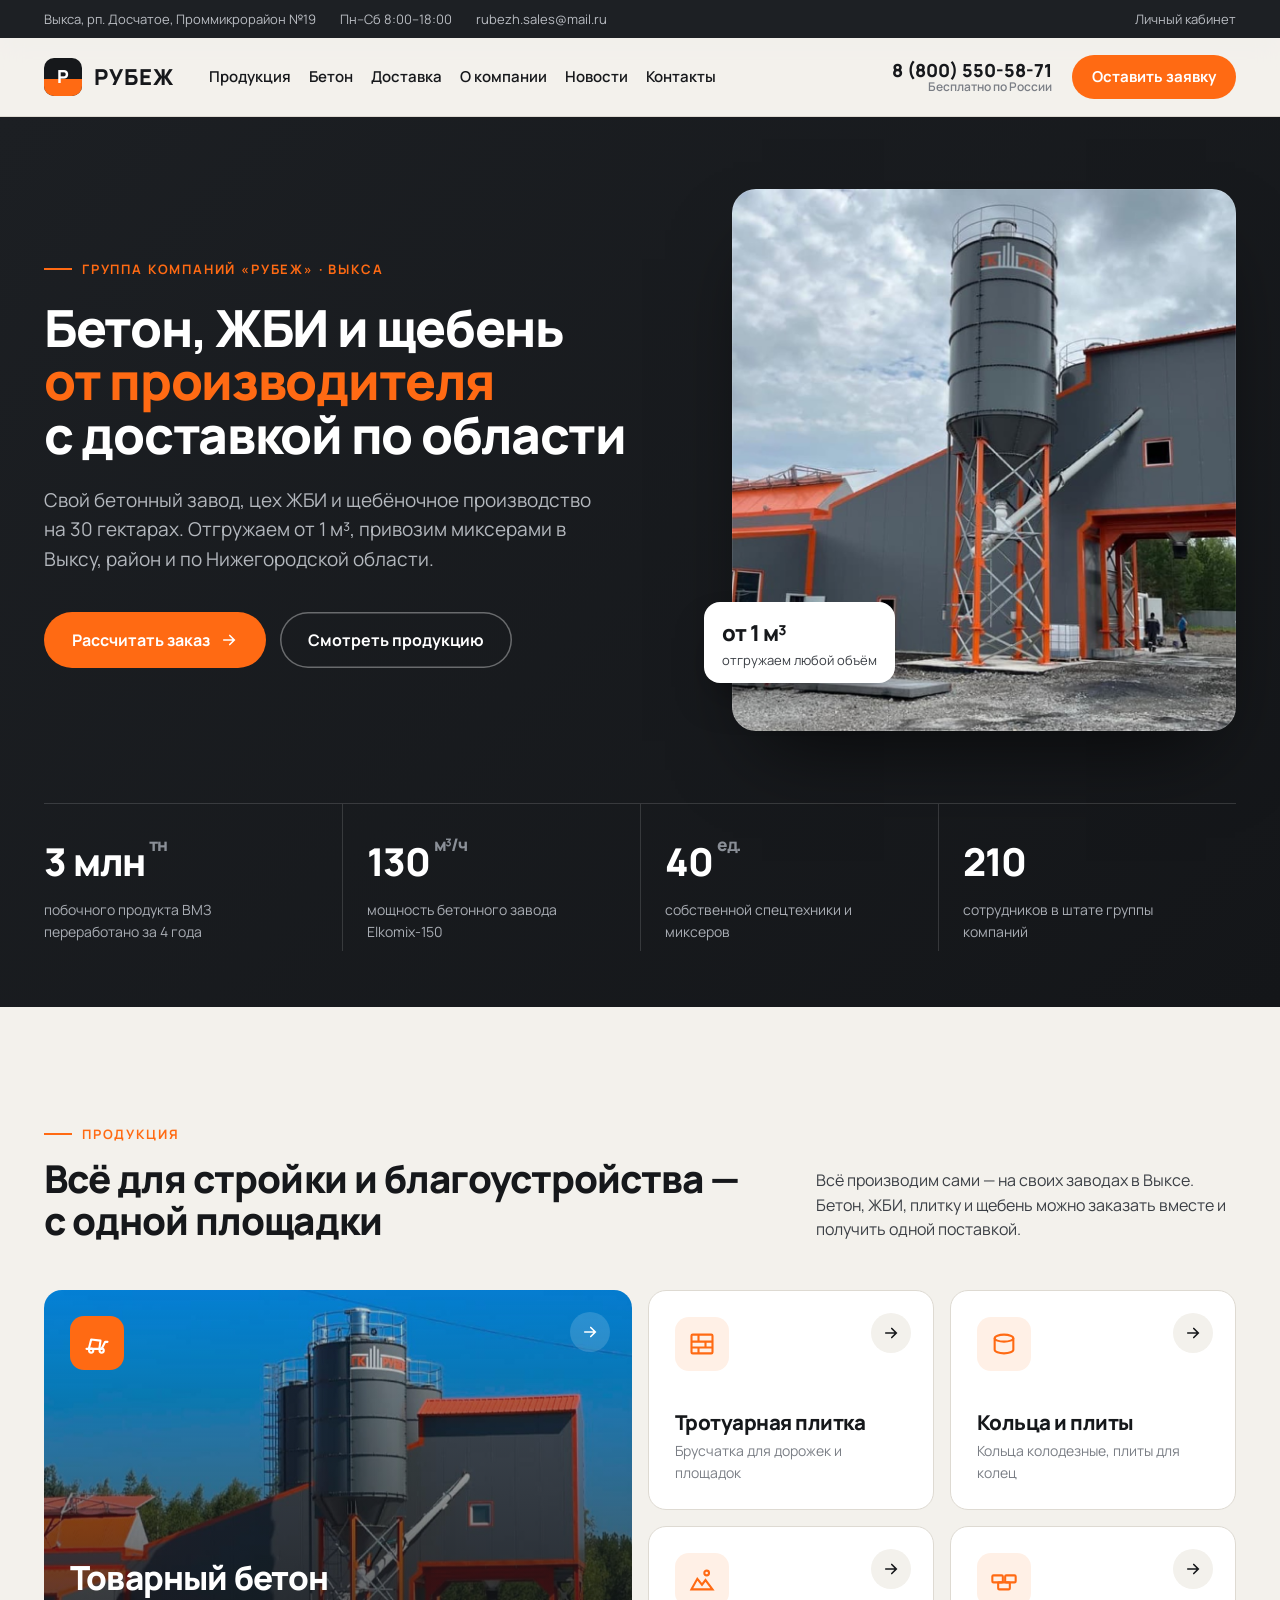
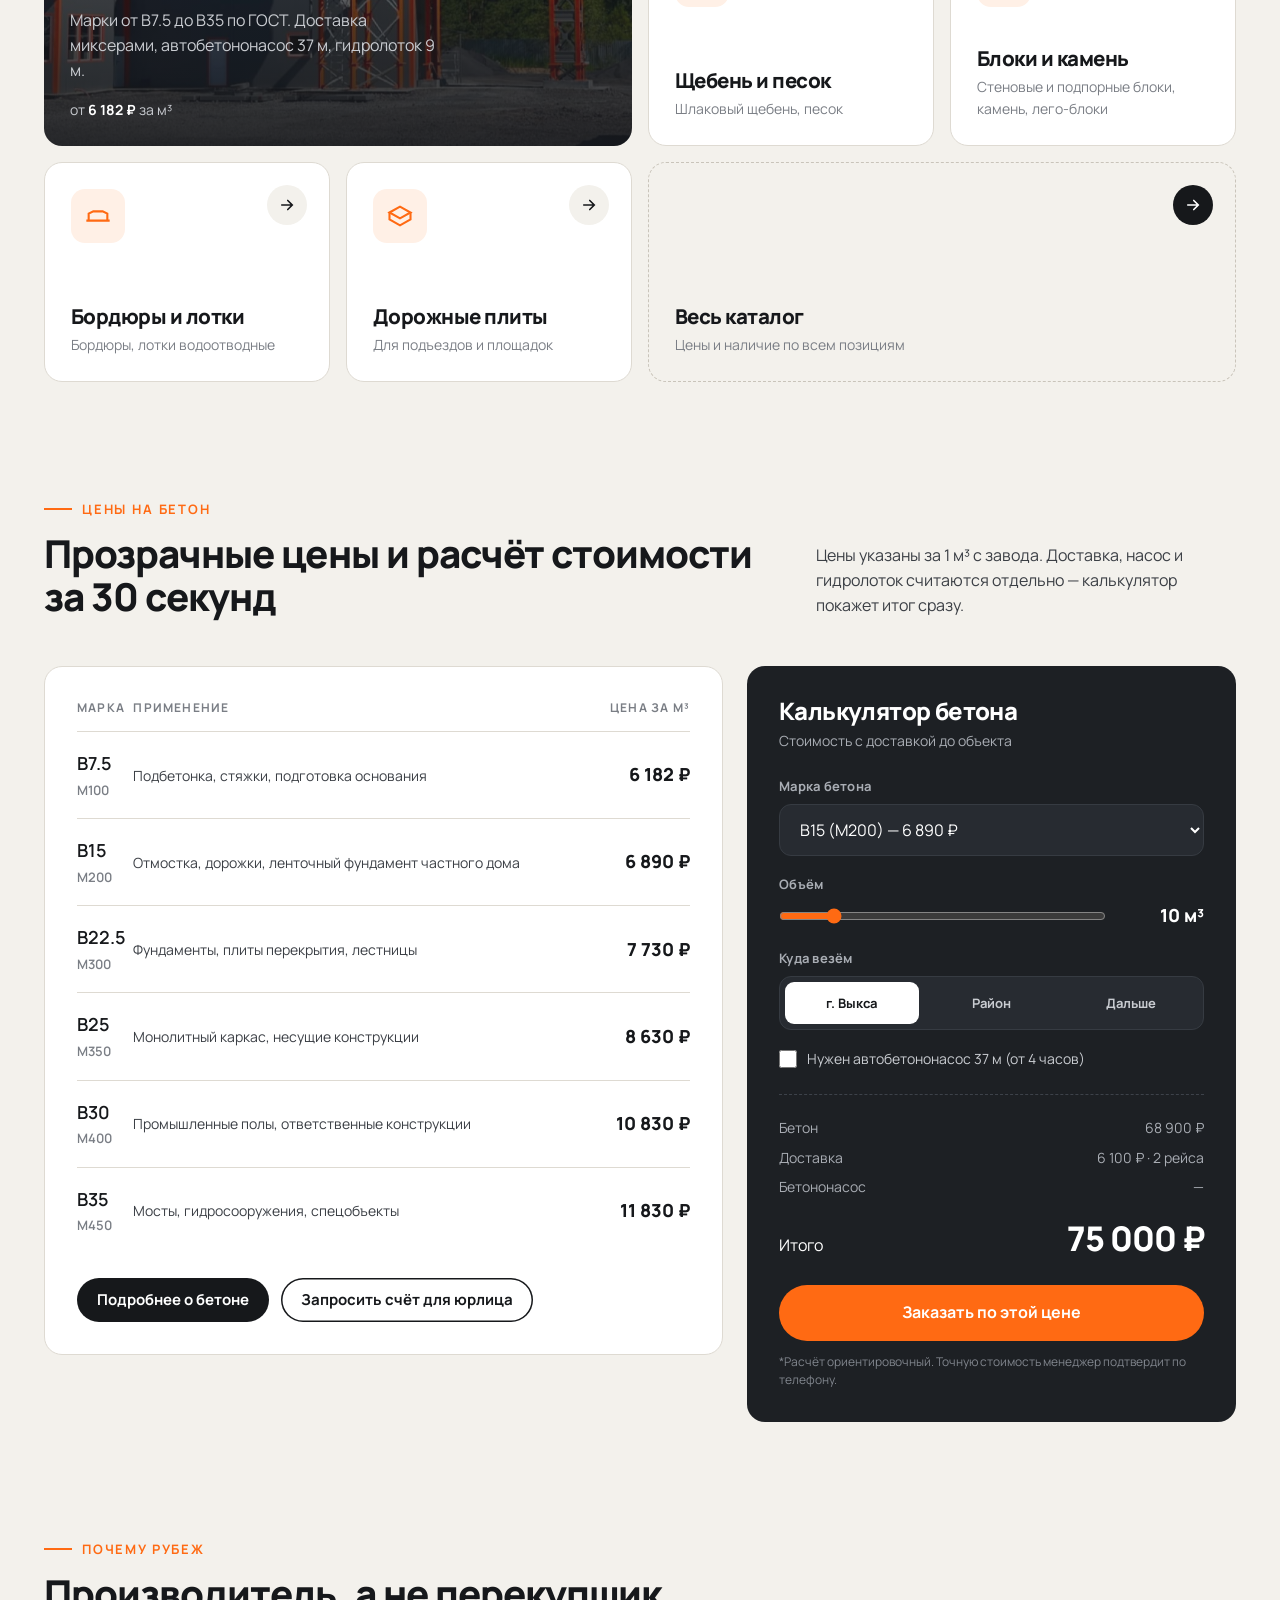
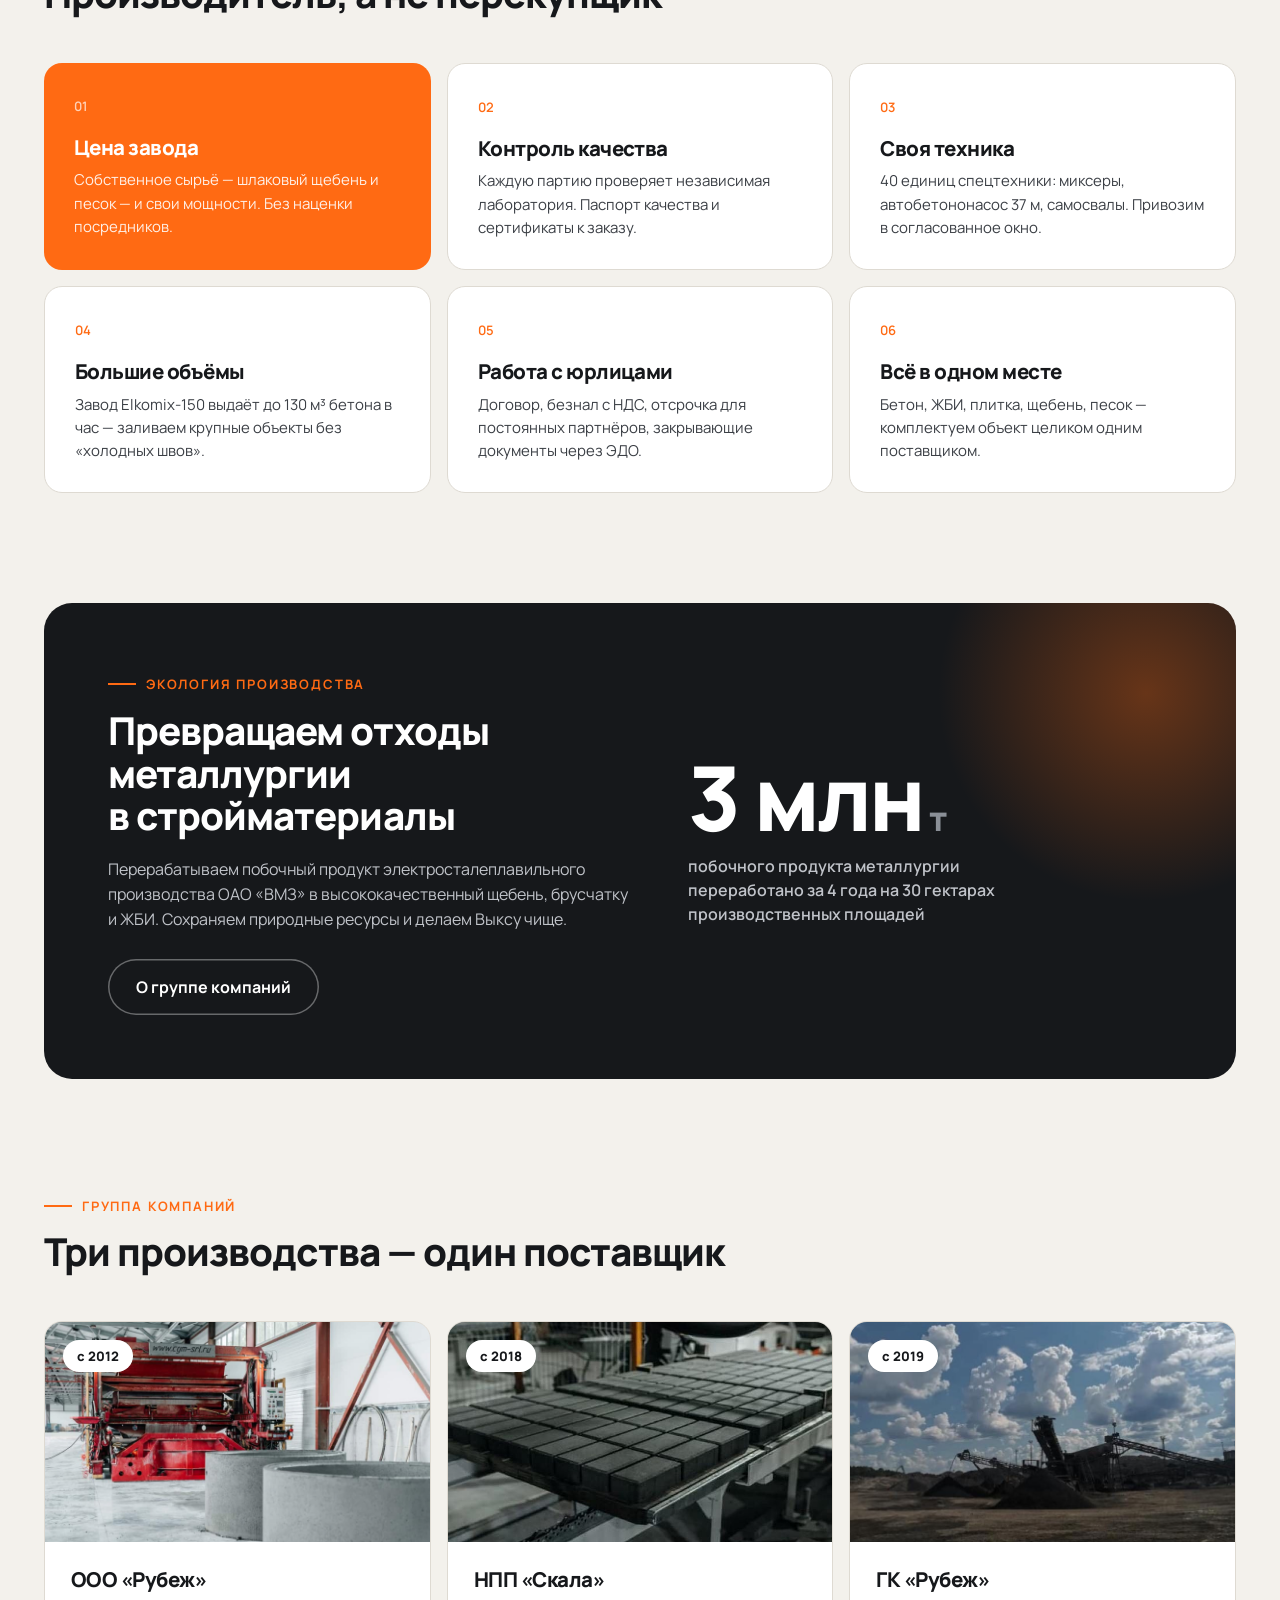
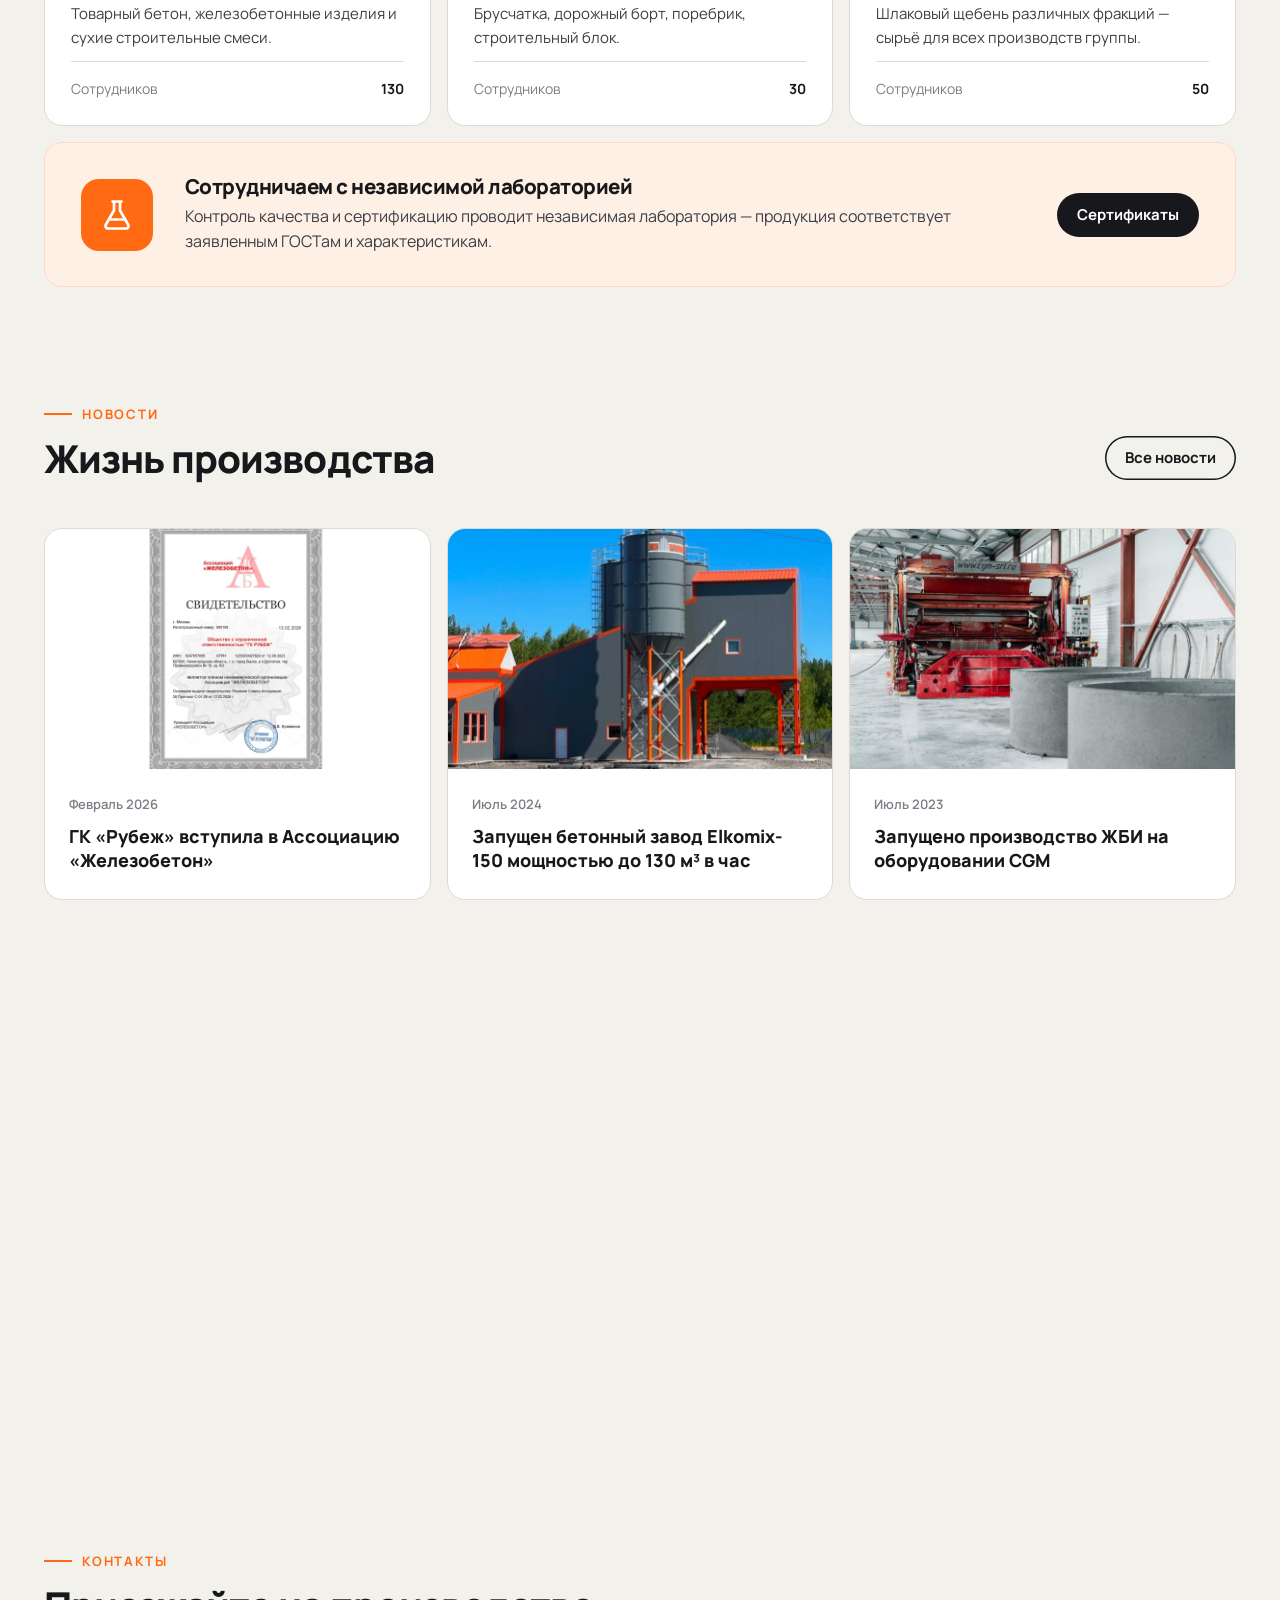
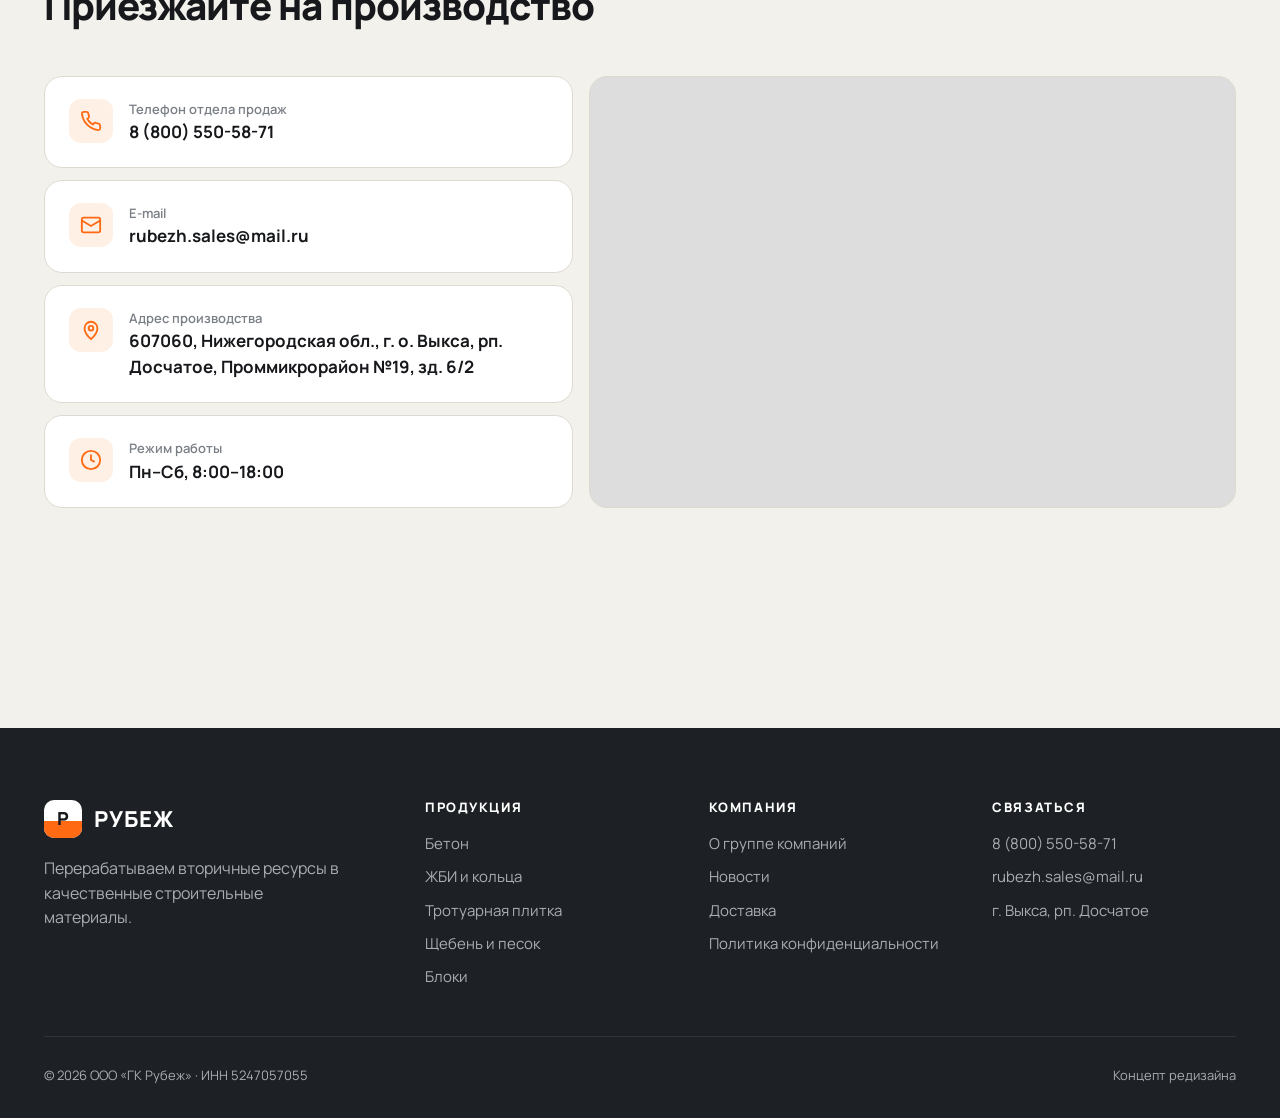
<file: index.html>
<!doctype html>
<html lang="ru">
<head>
<meta charset="utf-8">
<meta name="viewport" content="width=device-width, initial-scale=1">
<title>ГК «Рубеж» — бетон, ЖБИ и нерудные материалы от производителя в Выксе</title>
<meta name="description" content="Собственное производство бетона, ЖБИ, тротуарной плитки, щебня и песка в Выксе. Доставка миксерами по Выксе, району и Нижегородской области. Звоните: 8 (800) 550-58-71">
<link rel="preconnect" href="https://fonts.googleapis.com">
<link rel="preconnect" href="https://fonts.gstatic.com" crossorigin>
<link href="https://fonts.googleapis.com/css2?family=Manrope:wght@400;500;600;700;800&display=swap" rel="stylesheet">
<style>
/* ====== РУБЕЖ — редизайн, макет ====== */
:root{
  --bg:#f3f1ec;
  --paper:#ffffff;
  --ink:#16181b;
  --ink-2:#3b3f45;
  --muted:#7a7e85;
  --line:#dedad2;
  --graphite:#1d2024;
  --graphite-2:#272b31;
  --accent:#ff6a13;
  --accent-dark:#e45700;
  --accent-soft:#fff0e6;
  --green:#2f7d4f;
  --radius:18px;
  --radius-sm:10px;
  --shadow:0 18px 50px -24px rgba(22,24,27,.35);
  --container:1240px;
  --head:"Unbounded",system-ui,sans-serif;
  --body:"Manrope",system-ui,sans-serif;
}
*{box-sizing:border-box;margin:0;padding:0}
html{scroll-behavior:smooth}
body{font-family:var(--body);background:var(--bg);color:var(--ink);font-size:16px;line-height:1.55;-webkit-font-smoothing:antialiased}
img{max-width:100%;display:block}
a{color:inherit;text-decoration:none}
button,input,select,textarea{font:inherit;color:inherit}
.container{max-width:var(--container);margin:0 auto;padding:0 24px}
h1,h2,h3,h4{font-family:var(--head);font-weight:600;line-height:1.1;letter-spacing:-.02em}
h1{font-size:clamp(30px,4.6vw,60px)}
h2{font-size:clamp(24px,3vw,40px)}
h3{font-size:clamp(18px,1.6vw,22px)}
.eyebrow{display:inline-flex;align-items:center;gap:10px;font-size:13px;font-weight:700;letter-spacing:.14em;text-transform:uppercase;color:var(--accent)}
.eyebrow::before{content:"";width:28px;height:2px;background:currentColor}
.section{padding:110px 0}
.section-head{display:flex;justify-content:space-between;align-items:flex-end;gap:32px;margin-bottom:48px;flex-wrap:wrap}
.section-head h2{max-width:720px;margin-top:14px}
.section-head p{max-width:420px;color:var(--ink-2)}
.muted{color:var(--muted)}

/* Buttons */
.btn{display:inline-flex;align-items:center;justify-content:center;gap:10px;height:56px;padding:0 28px;border-radius:999px;border:0;cursor:pointer;font-weight:700;font-size:16px;transition:.2s ease;white-space:nowrap}
.btn-accent{background:var(--accent);color:#fff}
.btn-accent:hover{background:var(--accent-dark);transform:translateY(-1px)}
.btn-ghost{background:transparent;color:#fff;box-shadow:inset 0 0 0 1.5px rgba(255,255,255,.35)}
.btn-ghost:hover{box-shadow:inset 0 0 0 1.5px #fff}
.btn-dark{background:var(--ink);color:#fff}
.btn-dark:hover{background:#000}
.btn-line{background:transparent;box-shadow:inset 0 0 0 1.5px var(--ink);color:var(--ink)}
.btn-line:hover{background:var(--ink);color:#fff}
.btn-sm{height:44px;padding:0 20px;font-size:15px}
.arrow{width:18px;height:18px}

/* Topbar + header */
.topbar{background:var(--graphite);color:#b9bcc2;font-size:13px}
.topbar .container{display:flex;justify-content:space-between;gap:16px;height:38px;align-items:center}
.topbar a:hover{color:#fff}
.topbar .tb-left{display:flex;gap:24px}
.header{position:sticky;top:0;z-index:50;background:rgba(243,241,236,.88);backdrop-filter:blur(14px);border-bottom:1px solid var(--line)}
.header .container{display:flex;align-items:center;gap:32px;height:78px}
.logo{display:flex;align-items:center;gap:12px;font-family:var(--head);font-weight:700;font-size:22px;letter-spacing:.04em}
.logo-mark{width:38px;height:38px;border-radius:10px;background:var(--ink);display:grid;place-items:center;position:relative;overflow:hidden}
.logo-mark::before{content:"";position:absolute;inset:auto 0 0 0;height:45%;background:var(--accent)}
.logo-mark span{position:relative;color:#fff;font-size:18px}
.logo small{display:block;font-family:var(--body);font-weight:600;font-size:11px;letter-spacing:.08em;color:var(--muted);text-transform:uppercase;margin-top:2px}
.nav{display:flex;gap:28px;margin-left:12px}
.nav a{font-weight:600;font-size:15px;position:relative;padding:6px 0}
.nav a::after{content:"";position:absolute;left:0;right:100%;bottom:0;height:2px;background:var(--accent);transition:.25s}
.nav a:hover::after,.nav a.active::after{right:0}
.header-right{margin-left:auto;display:flex;align-items:center;gap:20px}
.phone{font-weight:800;font-size:18px;line-height:1.1;text-align:right}
.phone small{display:block;font-weight:600;font-size:12px;color:var(--muted)}
.burger{display:none;width:46px;height:46px;border-radius:12px;border:1px solid var(--line);background:var(--paper);cursor:pointer;place-items:center}
.burger span,.burger span::before,.burger span::after{display:block;width:20px;height:2px;background:var(--ink);position:relative;transition:.2s}
.burger span::before,.burger span::after{content:"";position:absolute;left:0}
.burger span::before{top:-6px}.burger span::after{top:6px}
.mobile-menu{display:none}

/* Hero (home) */
.hero{position:relative;background:var(--graphite);color:#fff;overflow:hidden}
.hero-bg{position:absolute;inset:0;background:
  linear-gradient(100deg,rgba(17,19,22,.96) 0%,rgba(17,19,22,.82) 42%,rgba(17,19,22,.35) 100%),
  url("assets/img/zapushhen-v-rabotu-betonnyj-zavod-elkomix.jpg") 70% 60%/cover no-repeat,
  linear-gradient(135deg,#2a2e34,#14161a)}
.hero-grid{position:absolute;inset:0;background-image:linear-gradient(rgba(255,255,255,.04) 1px,transparent 1px),linear-gradient(90deg,rgba(255,255,255,.04) 1px,transparent 1px);background-size:64px 64px;mask-image:linear-gradient(90deg,#000 30%,transparent 80%)}
.hero .container{position:relative;padding-top:110px;padding-bottom:56px}
.hero h1{max-width:1000px;margin:22px 0 26px}
.hero h1 em{font-style:normal;color:var(--accent)}
.hero-lead{max-width:560px;font-size:19px;color:#cfd2d7}
.hero-cta{display:flex;gap:14px;margin-top:38px;flex-wrap:wrap}
.hero-tags{display:flex;gap:10px;flex-wrap:wrap;margin-top:34px}
.tag{font-size:13px;font-weight:600;padding:8px 14px;border-radius:999px;background:rgba(255,255,255,.08);border:1px solid rgba(255,255,255,.12)}
.hero-stats{position:relative;margin-top:90px;display:grid;grid-template-columns:repeat(4,1fr);border-top:1px solid rgba(255,255,255,.14)}
.stat{padding:28px 24px 8px 0}
.stat+.stat{padding-left:24px;border-left:1px solid rgba(255,255,255,.14)}
.stat b{display:block;font-family:var(--head);font-size:clamp(26px,3vw,40px);font-weight:600;letter-spacing:-.02em}
.stat b sup{font-size:.45em;color:var(--accent);margin-left:4px;vertical-align:top}
.stat span{display:block;margin-top:8px;color:#a9adb4;font-size:14px;max-width:230px}

/* Category grid */
.cats{display:grid;grid-template-columns:repeat(4,1fr);gap:16px}
.cat{position:relative;background:var(--paper);border-radius:var(--radius);padding:26px;min-height:220px;display:flex;flex-direction:column;justify-content:space-between;border:1px solid var(--line);transition:.25s;overflow:hidden}
.cat:hover{transform:translateY(-4px);box-shadow:var(--shadow);border-color:transparent}
.cat-ico{width:54px;height:54px;border-radius:14px;background:var(--accent-soft);display:grid;place-items:center;color:var(--accent)}
.cat-ico svg{width:28px;height:28px}
.cat h3{margin-top:22px}
.cat .from{font-size:14px;color:var(--muted);margin-top:6px}
.cat .from b{color:var(--ink)}
.cat .go{position:absolute;right:22px;top:22px;width:40px;height:40px;border-radius:50%;display:grid;place-items:center;background:var(--bg);transition:.25s}
.cat:hover .go{background:var(--accent);color:#fff;transform:rotate(-45deg)}
.cat.featured{grid-column:span 2;grid-row:span 2;background:var(--graphite);color:#fff;border:0;min-height:456px;background-image:linear-gradient(180deg,rgba(23,25,29,.15),rgba(23,25,29,.92)),url("assets/img/zapushhen-v-rabotu-betonnyj-zavod-elkomix.jpg");background-size:cover;background-position:center}
.cat.featured h3{font-size:clamp(26px,2.6vw,36px)}
.cat.featured .from{color:#c9ccd1}
.cat.featured .from b{color:#fff}
.cat.featured .go{background:rgba(255,255,255,.15)}
.cat.featured .cat-ico{background:var(--accent);color:#fff}
.cat.featured p{max-width:380px;color:#c9ccd1;margin-top:12px}

/* Price table */
.price-wrap{display:grid;grid-template-columns:1.25fr .9fr;gap:24px;align-items:start}
.card{background:var(--paper);border-radius:var(--radius);border:1px solid var(--line);padding:32px}
.ptable{width:100%;border-collapse:collapse}
.ptable th{text-align:left;font-size:12px;letter-spacing:.1em;text-transform:uppercase;color:var(--muted);font-weight:700;padding:0 0 14px}
.ptable td{padding:18px 0;border-top:1px solid var(--line);vertical-align:middle}
.ptable .grade{font-family:var(--head);font-weight:600;font-size:18px}
.ptable .grade small{display:block;font-family:var(--body);font-size:13px;color:var(--muted);font-weight:600;margin-top:2px}
.ptable .use{color:var(--ink-2);font-size:14px;padding-right:16px}
.ptable .pr{font-weight:800;font-size:18px;white-space:nowrap;text-align:right}
.ptable .pr small{font-weight:600;color:var(--muted);font-size:13px}
.ptable tr:hover td{background:linear-gradient(90deg,transparent,var(--accent-soft) 40%,transparent)}

/* Calculator */
.calc{background:var(--graphite);color:#fff;border-radius:var(--radius);padding:32px;position:sticky;top:100px}
.calc h3{font-size:24px;margin-bottom:6px}
.calc .sub{color:#a9adb4;font-size:14px;margin-bottom:24px}
.field{margin-bottom:18px}
.field label{display:block;font-size:13px;font-weight:700;color:#a9adb4;margin-bottom:8px;letter-spacing:.02em}
.select,.input{width:100%;height:52px;border-radius:12px;background:var(--graphite-2);border:1px solid #363b42;padding:0 16px;color:#fff;outline:none;transition:.2s}
.select:focus,.input:focus{border-color:var(--accent)}
.range-row{display:flex;align-items:center;gap:14px}
.range-row input[type=range]{flex:1;accent-color:var(--accent)}
.range-val{min-width:84px;text-align:right;font-weight:800;font-size:18px}
.seg{display:grid;grid-template-columns:repeat(3,1fr);gap:6px;background:var(--graphite-2);padding:5px;border-radius:12px;border:1px solid #363b42}
.seg button{border:0;background:transparent;color:#c9ccd1;height:42px;border-radius:9px;cursor:pointer;font-weight:700;font-size:13px}
.seg button.on{background:#fff;color:var(--ink)}
.check{display:flex;align-items:center;gap:10px;font-size:14px;color:#c9ccd1;cursor:pointer;margin-top:4px}
.check input{accent-color:var(--accent);width:18px;height:18px}
.calc-total{margin-top:24px;padding-top:22px;border-top:1px dashed #3d424a}
.calc-total .row{display:flex;justify-content:space-between;font-size:14px;color:#a9adb4;margin-bottom:8px}
.calc-total .sum{display:flex;justify-content:space-between;align-items:baseline;margin:14px 0 20px}
.calc-total .sum b{font-family:var(--head);font-size:34px;font-weight:600;color:#fff}
.calc .note{font-size:12px;color:#80858d;margin-top:12px}

/* Features */
.features{display:grid;grid-template-columns:repeat(3,1fr);gap:16px}
.feature{background:var(--paper);border:1px solid var(--line);border-radius:var(--radius);padding:30px}
.feature .num{font-family:var(--head);font-size:13px;color:var(--accent);font-weight:600}
.feature h3{margin:18px 0 10px}
.feature p{color:var(--ink-2);font-size:15px}
.feature.dark{background:var(--accent);border:0;color:#fff}
.feature.dark .num{color:#fff;opacity:.7}
.feature.dark p{color:#fff;opacity:.9}

/* Eco band */
.eco>*{min-width:0}
.eco{background:var(--ink);color:#fff;border-radius:28px;padding:64px;display:grid;grid-template-columns:1.1fr 1fr;gap:48px;align-items:center;position:relative;overflow:hidden}
.eco::after{content:"";position:absolute;right:-120px;top:-120px;width:420px;height:420px;border-radius:50%;background:radial-gradient(circle,rgba(255,106,19,.35),transparent 70%)}
.eco h2{margin:16px 0 20px}
.eco p{color:#c0c3c9;max-width:520px}
.eco-num{position:relative;font-family:var(--head);font-size:clamp(56px,8vw,120px);font-weight:700;line-height:.9;letter-spacing:-.04em}
.eco-num span{display:block;font-family:var(--body);font-size:16px;font-weight:600;letter-spacing:0;color:#c0c3c9;margin-top:16px;max-width:340px;line-height:1.5}

/* Companies */
.companies{display:grid;grid-template-columns:repeat(3,1fr);gap:16px}
.company{background:var(--paper);border-radius:var(--radius);overflow:hidden;border:1px solid var(--line);display:flex;flex-direction:column}
.company-img{height:220px;background:#cfccc4 center/cover no-repeat;position:relative}
.company-img .since{position:absolute;left:18px;top:18px;background:#fff;border-radius:999px;padding:6px 14px;font-size:13px;font-weight:800}
.company-body{padding:26px;display:flex;flex-direction:column;gap:12px;flex:1}
.company-body p{color:var(--ink-2);font-size:15px}
.company-meta{margin-top:auto;padding-top:16px;border-top:1px solid var(--line);display:flex;justify-content:space-between;font-size:14px;color:var(--muted)}
.company-meta b{color:var(--ink)}

/* Lab band */
.lab{display:grid;grid-template-columns:auto 1fr auto;gap:32px;align-items:center;background:var(--accent-soft);border:1px solid #ffd9c2;border-radius:var(--radius);padding:32px 36px}
.lab-ico{width:72px;height:72px;border-radius:18px;background:var(--accent);display:grid;place-items:center;color:#fff}
.lab-ico svg{width:36px;height:36px}
.lab h3{margin-bottom:6px}
.lab p{color:var(--ink-2)}

/* News */
.news{display:grid;grid-template-columns:repeat(3,1fr);gap:16px}
.news-card{background:var(--paper);border-radius:var(--radius);overflow:hidden;border:1px solid var(--line);transition:.25s}
.news-card:hover{box-shadow:var(--shadow);transform:translateY(-3px)}
.news-img{aspect-ratio:16/10;background:#d5d2ca center/cover no-repeat}
.news-body{padding:22px 24px 26px}
.news-body time{font-size:13px;color:var(--muted);font-weight:600}
.news-body h3{font-family:var(--body);font-weight:800;font-size:18px;letter-spacing:0;line-height:1.35;margin-top:8px}

/* Lead form band */
.lead{background:var(--graphite);color:#fff;border-radius:28px;padding:56px;display:grid;grid-template-columns:1fr 1fr;gap:48px;align-items:center}
.lead p{color:#b9bcc2;margin-top:16px;max-width:460px}
.lead-form{display:grid;gap:12px}
.lead-form .input{background:#fff;color:var(--ink);border:0;height:58px}
.lead-form .input::placeholder{color:#8a8e95}
.lead-form .agree{font-size:12px;color:#8a8e95}
.lead-form .agree a{text-decoration:underline}
.form-ok{display:none;padding:18px;border-radius:12px;background:rgba(47,125,79,.2);border:1px solid rgba(47,125,79,.5);color:#bfe8cf;font-weight:600}

/* Contacts */
.contacts{display:grid;grid-template-columns:.9fr 1.1fr;gap:16px}
.contact-list{display:grid;gap:12px}
.contact-item{background:var(--paper);border:1px solid var(--line);border-radius:var(--radius);padding:22px 24px;display:flex;gap:16px;align-items:flex-start}
.contact-item .ci{width:44px;height:44px;flex:none;border-radius:12px;background:var(--accent-soft);color:var(--accent);display:grid;place-items:center}
.contact-item .ci svg{width:22px;height:22px}
.contact-item small{display:block;color:var(--muted);font-size:13px;font-weight:600}
.contact-item b{font-size:17px}
.map{border-radius:var(--radius);overflow:hidden;min-height:380px;border:1px solid var(--line);background:#ddd}
.map iframe{width:100%;height:100%;min-height:380px;border:0;display:block}

/* Footer */
.footer{background:var(--graphite);color:#a9adb4;padding:72px 0 32px;margin-top:110px}
.footer-top{display:grid;grid-template-columns:1.4fr 1fr 1fr 1fr;gap:40px;padding-bottom:48px;border-bottom:1px solid #30353c}
.footer .logo{color:#fff}
.footer .logo-mark{background:#fff}
.footer .logo-mark span{color:var(--ink)}
.footer h4{font-family:var(--body);font-size:13px;font-weight:800;letter-spacing:.12em;text-transform:uppercase;color:#fff;margin-bottom:18px}
.footer ul{list-style:none;display:grid;gap:10px;font-size:15px}
.footer a:hover{color:#fff}
.footer-bottom{display:flex;justify-content:space-between;gap:20px;padding-top:28px;font-size:13px;flex-wrap:wrap}

/* ===== Landing ===== */
.crumbs{display:flex;gap:8px;font-size:14px;color:#a9adb4;flex-wrap:wrap}
.crumbs a:hover{color:#fff}
.lhero{background:var(--graphite);color:#fff;position:relative;overflow:hidden}
.lhero-bg{position:absolute;inset:0;background:linear-gradient(90deg,rgba(17,19,22,.97) 0%,rgba(17,19,22,.85) 50%,rgba(17,19,22,.55) 100%),url("assets/img/beton-default.jpg") 65% center/cover no-repeat,linear-gradient(135deg,#2a2e34,#14161a)}
.lhero .container{position:relative;display:grid;grid-template-columns:1.25fr .85fr;gap:56px;padding-top:44px;padding-bottom:80px;align-items:center}
.lhero h1{font-size:clamp(28px,3.6vw,50px);margin:28px 0 22px}
.lhero h1 em{font-style:normal;color:var(--accent)}
.lhero .price-badge{display:inline-flex;align-items:baseline;gap:10px;background:rgba(255,255,255,.08);border:1px solid rgba(255,255,255,.14);padding:12px 18px;border-radius:14px}
.lhero .price-badge b{font-family:var(--head);font-size:28px;color:#fff}
.lhero .price-badge span{color:#b9bcc2;font-size:14px}
.ticks{list-style:none;display:grid;gap:12px;margin-top:30px}
.ticks li{display:flex;gap:12px;align-items:flex-start;color:#d6d8dc}
.ticks li::before{content:"";flex:none;width:22px;height:22px;border-radius:50%;margin-top:1px;background:var(--accent) url("data:image/svg+xml,%3Csvg xmlns='http://www.w3.org/2000/svg' viewBox='0 0 24 24' fill='none' stroke='white' stroke-width='3' stroke-linecap='round' stroke-linejoin='round'%3E%3Cpath d='M5 12l5 5L20 7'/%3E%3C/svg%3E") center/12px no-repeat}
.quick{background:#fff;color:var(--ink);border-radius:22px;padding:32px;box-shadow:0 30px 80px -30px rgba(0,0,0,.6)}
.quick h3{font-size:22px}
.quick .sub{color:var(--muted);font-size:14px;margin:8px 0 22px}
.quick .input,.quick .select{background:var(--bg);border:1px solid var(--line);color:var(--ink)}
.quick .field label{color:var(--ink-2)}
.quick .btn{width:100%;margin-top:6px}
.quick .agree{font-size:12px;color:var(--muted);margin-top:12px}
.quick .form-ok{color:var(--green);background:#e8f4ec;border-color:#bfe0cb}

.strip{background:var(--accent);color:#fff}
.strip .container{display:grid;grid-template-columns:repeat(4,1fr);gap:24px;padding-top:26px;padding-bottom:26px}
.strip div{display:flex;gap:14px;align-items:center;font-weight:700;font-size:15px;line-height:1.3}
.strip svg{width:34px;height:34px;flex:none}

.grades{display:grid;grid-template-columns:repeat(3,1fr);gap:16px}
.grade-card{background:var(--paper);border:1px solid var(--line);border-radius:var(--radius);padding:28px;display:flex;flex-direction:column;gap:14px;transition:.25s;position:relative}
.grade-card:hover{box-shadow:var(--shadow);border-color:transparent;transform:translateY(-3px)}
.grade-card .gtop{display:flex;justify-content:space-between;align-items:flex-start}
.grade-card .gname{font-family:var(--head);font-size:30px;font-weight:600;letter-spacing:-.02em}
.grade-card .gclass{font-size:13px;font-weight:700;color:var(--muted);margin-top:4px}
.grade-card .hit{background:var(--accent);color:#fff;font-size:12px;font-weight:800;padding:6px 10px;border-radius:999px}
.grade-card p{color:var(--ink-2);font-size:15px;flex:1}
.grade-card .gfoot{display:flex;justify-content:space-between;align-items:center;padding-top:16px;border-top:1px solid var(--line)}
.grade-card .gprice{font-weight:800;font-size:22px}
.grade-card .gprice small{font-size:13px;color:var(--muted);font-weight:600}

.delivery{display:grid;grid-template-columns:1fr 1fr;gap:16px}
.dlist{list-style:none}
.dlist li{display:flex;justify-content:space-between;gap:20px;padding:18px 0;border-top:1px solid var(--line)}
.dlist li:first-child{border-top:0;padding-top:4px}
.dlist li span{color:var(--ink-2)}
.dlist li b{white-space:nowrap}
.card h3{margin-bottom:20px}

.steps{display:grid;grid-template-columns:repeat(4,1fr);gap:16px;counter-reset:s}
.step{position:relative;padding:30px 26px;background:var(--paper);border:1px solid var(--line);border-radius:var(--radius)}
.step::before{counter-increment:s;content:"0" counter(s);font-family:var(--head);font-size:44px;font-weight:700;color:var(--accent);opacity:.9;display:block;margin-bottom:18px;line-height:1}
.step h3{font-size:18px;margin-bottom:8px}
.step p{color:var(--ink-2);font-size:15px}

.faq{display:grid;gap:10px;max-width:900px}
.faq details{background:var(--paper);border:1px solid var(--line);border-radius:14px;padding:0 26px}
.faq summary{list-style:none;cursor:pointer;padding:22px 0;font-weight:800;font-size:17px;display:flex;justify-content:space-between;gap:20px;align-items:center}
.faq summary::-webkit-details-marker{display:none}
.faq summary::after{content:"+";font-size:26px;font-weight:400;color:var(--accent);transition:.2s}
.faq details[open] summary::after{transform:rotate(45deg)}
.faq details p{padding:0 0 22px;color:var(--ink-2);max-width:760px}

.float-call{position:fixed;right:20px;bottom:20px;z-index:60;width:62px;height:62px;border-radius:50%;background:var(--accent);color:#fff;display:none;place-items:center;box-shadow:0 14px 34px -10px rgba(255,106,19,.8)}
.float-call svg{width:26px;height:26px}

/* Reveal */
.reveal{opacity:0;transform:translateY(24px);transition:opacity .7s ease,transform .7s ease}
.reveal.in{opacity:1;transform:none}

/* ===== Responsive ===== */
@media (max-width:1100px){
  .nav{display:none}
  .burger{display:grid}
  .header-right .btn{display:none}
  .cats{grid-template-columns:repeat(2,1fr)}
  .cat.featured{grid-column:span 2;grid-row:auto;min-height:340px}
  .price-wrap,.lhero .container,.lead,.eco,.contacts,.delivery{grid-template-columns:1fr}
  .calc{position:static}
  .features,.companies,.news,.grades{grid-template-columns:repeat(2,1fr)}
  .steps,.strip .container{grid-template-columns:repeat(2,1fr)}
  .footer-top{grid-template-columns:1fr 1fr}
  .mobile-menu.open{display:block;position:fixed;inset:78px 0 0;background:var(--bg);z-index:49;padding:24px;overflow:auto}
  .mobile-menu a{display:block;font-family:var(--head);font-size:24px;font-weight:600;padding:16px 0;border-bottom:1px solid var(--line)}
  .mobile-menu .btn{margin-top:24px;width:100%;font-family:var(--body);font-size:16px}
}
@media (max-width:720px){
  .section{padding:72px 0}
  .container{padding:0 16px}
  .topbar .tb-left a:not(:first-child){display:none}
  .header .container{height:68px;gap:12px}
  .mobile-menu.open{inset:68px 0 0}
  .phone{font-size:15px}
  .phone small{display:none}
  .logo small{display:none}
  .hero .container{padding-top:64px}
  .hero-stats{grid-template-columns:1fr 1fr;margin-top:56px}
  .stat{padding:20px 12px 14px 0}
  .stat+.stat{padding-left:12px}
  .stat:nth-child(3){border-left:0;padding-left:0}
  .stat:nth-child(n+3){border-top:1px solid rgba(255,255,255,.14)}
  .cats,.features,.companies,.news,.grades,.steps,.strip .container,.footer-top{grid-template-columns:1fr}
  .cat.featured{grid-column:auto}
  .card,.calc,.quick{padding:22px}
  .eco,.lead{padding:32px 22px;border-radius:22px}
  .lab{grid-template-columns:1fr;padding:24px}
  .ptable .use{display:none}
  .float-call{display:grid}
  .btn{height:52px}
}

/* fixes */
.nav{gap:22px}
.nav a,.phone{white-space:nowrap}
.header .container{gap:24px}
.eco-num{font-size:clamp(56px,7vw,104px);min-width:0;overflow-wrap:anywhere}
.eco-num small{font-size:.38em;color:var(--accent);margin-left:.15em;letter-spacing:0}
.eco-num span{white-space:normal}
@media (max-width:1280px){.header .logo small{display:none}.nav{gap:18px}}
@media (max-width:720px){.topbar{display:none}}

@media (max-width:400px){.logo{font-size:17px;gap:8px}.logo-mark{width:32px;height:32px}.phone{font-size:13px}.burger{width:40px;height:40px}.header .container{gap:8px}.header-right{gap:8px}}
.hero-bg::after{content:"";position:absolute;inset:0;background:linear-gradient(0deg,rgba(17,19,22,.95) 0%,rgba(17,19,22,.55) 30%,transparent 55%)}
@media (max-width:720px){
  .hero-bg::after{background:rgba(17,19,22,.55)}
  .lhero-bg{background-position:center,60% center,center!important}
  .cat{min-height:0;flex-direction:row;align-items:center;gap:16px;padding:18px 60px 18px 18px}
  .cat h3{margin-top:0}
  .cat .go{top:50%;transform:translateY(-50%);right:16px}
  .cat:hover .go{transform:translateY(-50%) rotate(-45deg)}
  .cat.featured{flex-direction:column;align-items:stretch;min-height:340px;padding:24px}
  .cat.featured .go{top:22px;transform:none}
  .hero-tags .tag:nth-child(n+3){display:none}
}
.lhero .price-badge{flex-wrap:wrap;row-gap:2px}.lhero .price-badge b{white-space:nowrap}

/* hero split v3 */
.hero-bg{background:radial-gradient(900px 500px at 85% 20%,rgba(255,106,19,.18),transparent 60%),linear-gradient(135deg,#1f2328,#131518)!important}
.hero-bg::after{display:none!important}
.hero-grid{mask-image:linear-gradient(90deg,#000 10%,transparent 90%)}
.hero .container{padding-top:72px}
.hero-split{display:grid;grid-template-columns:1.1fr .9fr;gap:56px;align-items:center}
.hero-text{min-width:0}
.hero h1{font-size:clamp(30px,3.6vw,50px);margin:22px 0 24px}
.hero-media{position:relative;min-width:0;isolation:isolate}
.hero-photo{border-radius:24px;overflow:hidden;aspect-ratio:4/4.3;box-shadow:0 40px 80px -30px rgba(0,0,0,.7);position:relative}
.hero-photo::before{content:"";position:absolute;inset:0;box-shadow:inset 0 0 0 1px rgba(255,255,255,.08);border-radius:inherit;pointer-events:none}
.hero-photo img{width:100%;height:100%;object-fit:cover;object-position:35% center}
.hero-media::before{content:"";position:absolute;right:-18px;top:-18px;width:120px;height:120px;border-radius:24px;background:var(--accent);z-index:-1}
.hero-chip{position:absolute;background:#fff;color:var(--ink);border-radius:16px;padding:14px 18px;box-shadow:0 20px 40px -16px rgba(0,0,0,.5);display:flex;gap:12px;align-items:center}
.hero-chip b{font-family:var(--head);font-size:22px;font-weight:600;white-space:nowrap}
.hero-chip span{font-size:13px;color:var(--ink-2);line-height:1.3}
.hero-chip small{color:var(--muted);font-size:12px}
.hero-chip-a{left:-28px;bottom:48px;flex-direction:column;align-items:flex-start;gap:2px}
.hero-chip-b{right:20px;top:20px;padding:10px 14px}
.hero-chip-b i{width:10px;height:10px;border-radius:50%;background:#22a35a;box-shadow:0 0 0 4px rgba(34,163,90,.2);flex:none}
.hero-chip-b span{font-weight:700;color:var(--ink)}
.hero-stats{margin-top:72px}
@media (max-width:1100px){
  .hero-split{grid-template-columns:1fr;gap:40px}
  .hero-media{max-width:560px}
  .hero-photo{aspect-ratio:16/11}
}
@media (max-width:720px){
  .hero .container{padding-top:40px}
  .hero-media::before{width:80px;height:80px;right:-8px;top:-8px}
  .hero-chip-a{left:12px;bottom:12px;padding:10px 14px}
  .hero-chip-a b{font-size:18px}
  .hero-chip-b{right:12px;top:12px}
  .hero-stats{margin-top:48px}
}
.logo small{white-space:nowrap}

/* calm v5 */
:root{--head:"Manrope",system-ui,sans-serif}
h1,h2,h3,h4{font-weight:800;letter-spacing:-.025em}
h1{line-height:1.05}
.stat b,.eco-num,.gname,.calc-total .sum b,.step::before,.hero-chip b,.lhero .price-badge b{font-weight:800;letter-spacing:-.03em}
.stat b sup,.eco-num small{color:#8a8f97}
.logo{font-weight:800}
.hero-bg{background:linear-gradient(135deg,#1c1f23,#141619)!important}
.hero-grid{display:none}
.hero-media::before{display:none}
.hero-chip-b{display:none}
.hero-tags{display:none}
.hero-photo img{object-position:60% center}
.hero h1{font-size:clamp(32px,4vw,56px)}
.hero-lead{color:#b4b8be}
.hero-split{gap:72px}

/* mobile fixes v7 */
.mbar{display:none}
@media (max-width:720px){
  /* 1. price table: 2 columns, usage as subtitle under grade */
  .ptable th:nth-child(2),.ptable td.use{display:none}
  .ptable{table-layout:fixed}
  .ptable th:first-child{width:55%}
  .ptable .grade small{white-space:nowrap}
  /* 2. catalog cards: left aligned */
  .cat:not(.featured){justify-content:flex-start;text-align:left}
  .cat:not(.featured)>div:last-child{flex:1;min-width:0}
  /* 3. bottom action bar instead of floating button */
  .float-call{display:none!important}
  .mbar{display:grid;grid-template-columns:1fr 1fr;gap:8px;position:fixed;left:0;right:0;bottom:0;z-index:60;padding:10px 12px calc(10px + env(safe-area-inset-bottom));background:rgba(243,241,236,.94);backdrop-filter:blur(12px);border-top:1px solid var(--line)}
  .mbar .btn{height:48px;font-size:15px;padding:0 12px}
  .mbar svg{width:18px;height:18px}
  body{padding-bottom:76px}
  .footer{margin-top:72px}
  /* 4. "why us" as horizontal swipe slider */
  .features{display:flex;overflow-x:auto;scroll-snap-type:x mandatory;scroll-padding:0 16px;gap:12px;margin:0 -16px;padding:0 16px 8px;scrollbar-width:none;-webkit-overflow-scrolling:touch}
  .features::-webkit-scrollbar{display:none}
  .feature{flex:0 0 78%;scroll-snap-align:start;padding:24px}
  .feature h3{margin:12px 0 8px}
  .swipe-hint{display:flex!important}
}
.swipe-hint{display:none;align-items:center;gap:8px;margin-top:14px;font-size:13px;color:var(--muted);font-weight:600}

/* mobile menu v8 */
.mobile-menu .btn{display:flex;justify-content:center;border-bottom:0;font-weight:700}
.mm-contacts{margin-top:28px;display:grid;gap:6px;font-size:15px;color:var(--ink-2)}
.mobile-menu .mm-contacts a{font-family:var(--body);font-size:22px;font-weight:800;padding:0;border:0;color:var(--ink)}
.burger.open span{background:transparent}
.burger.open span::before{top:0;transform:rotate(45deg)}
.burger.open span::after{top:0;transform:rotate(-45deg)}
@media (max-width:720px){
  .mobile-menu .btn{display:none}
  .mobile-menu a{font-size:22px;padding:14px 0}
  .mobile-menu.open{padding:12px 20px 100px}
}

.cat-all{grid-column:span 2;background:transparent;border:1.5px dashed #c9c4ba;justify-content:flex-end}
.cat-all h3{margin-top:0}
.cat-all .go{background:var(--ink);color:#fff}
.cat-all:hover{background:var(--paper);border-style:solid}
@media (max-width:1100px){.cat-all{grid-column:span 2}}
@media (max-width:720px){.cat-all{grid-column:auto;border-style:solid;background:var(--ink);color:#fff;border-color:var(--ink)}.cat-all .from{color:#b4b8be}.cat-all .go{background:rgba(255,255,255,.15)}}
</style>
</head>
<body>

<div class="topbar">
  <div class="container">
    <div class="tb-left">
      <a href="#contacts">Выкса, рп. Досчатое, Проммикрорайон №19</a>
      <span>Пн–Сб 8:00–18:00</span>
      <a href="mailto:rubezh.sales@mail.ru">rubezh.sales@mail.ru</a>
    </div>
    <a href="#">Личный кабинет</a>
  </div>
</div>

<header class="header">
  <div class="container">
    <a href="index.html" class="logo">
      <div class="logo-mark"><span>Р</span></div>
      <div>РУБЕЖ<small>Производитель с 2012 года</small></div>
    </a>
    <nav class="nav">
      <a href="#catalog">Продукция</a>
      <a href="beton.html">Бетон</a>
      <a href="#delivery">Доставка</a>
      <a href="#about">О компании</a>
      <a href="#news">Новости</a>
      <a href="#contacts">Контакты</a>
    </nav>
    <div class="header-right">
      <a href="tel:88005505871" class="phone">8 (800) 550-58-71<small>Бесплатно по России</small></a>
      <a href="#lead" class="btn btn-accent btn-sm">Оставить заявку</a>
      <button class="burger" aria-label="Меню"><span></span></button>
    </div>
  </div>
</header>
<div class="mobile-menu">
  <a href="#catalog">Продукция</a>
  <a href="beton.html">Бетон</a>
  <a href="#delivery">Доставка</a>
  <a href="#about">О компании</a>
  <a href="#news">Новости</a>
  <a href="#contacts">Контакты</a>
  <a href="#lead" class="btn btn-accent">Оставить заявку</a>
  <div class="mm-contacts"><a href="tel:88005505871">8 (800) 550-58-71</a><span>Пн–Сб 8:00–18:00 · rubezh.sales@mail.ru</span><span>Выкса, рп. Досчатое, Проммикрорайон №19</span></div>
</div>

<!-- HERO -->
<section class="hero">
  <div class="hero-bg"></div>
  <div class="hero-grid"></div>
  <div class="container">
    <div class="hero-split">
      <div class="hero-text">
        <span class="eyebrow">Группа компаний «Рубеж» · Выкса</span>
        <h1>Бетон, ЖБИ и щебень <em>от&nbsp;производителя</em> с&nbsp;доставкой по&nbsp;области</h1>
        <p class="hero-lead">Свой бетонный завод, цех ЖБИ и щебёночное производство на 30 гектарах. Отгружаем от 1 м³, привозим миксерами в Выксу, район и по Нижегородской области.</p>
        <div class="hero-cta">
          <a href="#lead" class="btn btn-accent">Рассчитать заказ
            <svg class="arrow" viewBox="0 0 24 24" fill="none" stroke="currentColor" stroke-width="2.2" stroke-linecap="round"><path d="M5 12h14M13 6l6 6-6 6"/></svg></a>
          <a href="#catalog" class="btn btn-ghost">Смотреть продукцию</a>
        </div>
        <div class="hero-tags">
          <span class="tag">Бетон от 6 182 ₽/м³</span>
          <span class="tag">Независимая лаборатория</span>
        </div>
      </div>
      <div class="hero-media">
        <div class="hero-photo"><img src="assets/img/beton-default.jpg" alt="Бетонный завод ГК «Рубеж» в Выксе"></div>
        <div class="hero-chip hero-chip-a"><b>от 1 м³</b><span>отгружаем любой объём</span></div>
        <div class="hero-chip hero-chip-b"><i></i><span>Отгрузка сегодня<br><small>Пн–Сб 8:00–18:00</small></span></div>
      </div>
    </div>
    <div class="hero-stats">
      <div class="stat"><b>3 млн<sup>тн</sup></b><span>побочного продукта ВМЗ переработано за 4 года</span></div>
      <div class="stat"><b>130<sup>м³/ч</sup></b><span>мощность бетонного завода Elkomix-150</span></div>
      <div class="stat"><b>40<sup>ед.</sup></b><span>собственной спецтехники и миксеров</span></div>
      <div class="stat"><b>210</b><span>сотрудников в штате группы компаний</span></div>
    </div>
  </div>
</section>

<!-- CATALOG -->
<section class="section" id="catalog">
  <div class="container">
    <div class="section-head reveal">
      <div>
        <span class="eyebrow">Продукция</span>
        <h2>Всё для стройки и благоустройства — с одной площадки</h2>
      </div>
      <p>Всё производим сами — на своих заводах в Выксе. Бетон, ЖБИ, плитку и щебень можно заказать вместе и получить одной поставкой.</p>
    </div>

    <div class="cats reveal">
      <a href="beton.html" class="cat featured">
        <div class="cat-ico">
          <svg viewBox="0 0 24 24" fill="none" stroke="currentColor" stroke-width="1.8" stroke-linecap="round" stroke-linejoin="round"><path d="M3 17h13l3-6h2"/><circle cx="7" cy="18.5" r="1.8"/><circle cx="16" cy="18.5" r="1.8"/><path d="M5 17l2-8 8 1-1 7"/></svg>
        </div>
        <span class="go"><svg class="arrow" viewBox="0 0 24 24" fill="none" stroke="currentColor" stroke-width="2.2" stroke-linecap="round"><path d="M5 12h14M13 6l6 6-6 6"/></svg></span>
        <div>
          <h3>Товарный бетон</h3>
          <p>Марки от В7.5 до В35 по ГОСТ. Доставка миксерами, автобетононасос 37 м, гидролоток 9 м.</p>
          <div class="from" style="margin-top:16px">от <b>6 182 ₽</b> за м³</div>
        </div>
      </a>

      <a href="#" class="cat">
        <div class="cat-ico"><svg viewBox="0 0 24 24" fill="none" stroke="currentColor" stroke-width="1.8"><rect x="3" y="4" width="18" height="16" rx="1"/><path d="M3 10h18M3 15h18M9 4v6M15 10v5M9 15v5"/></svg></div>
        <span class="go"><svg class="arrow" viewBox="0 0 24 24" fill="none" stroke="currentColor" stroke-width="2.2" stroke-linecap="round"><path d="M5 12h14M13 6l6 6-6 6"/></svg></span>
        <div><h3>Тротуарная плитка</h3><div class="from">Брусчатка для дорожек и площадок</div></div>
      </a>
      <a href="#" class="cat">
        <div class="cat-ico"><svg viewBox="0 0 24 24" fill="none" stroke="currentColor" stroke-width="1.8"><ellipse cx="12" cy="7" rx="8" ry="3"/><path d="M4 7v10c0 1.7 3.6 3 8 3s8-1.3 8-3V7"/></svg></div>
        <span class="go"><svg class="arrow" viewBox="0 0 24 24" fill="none" stroke="currentColor" stroke-width="2.2" stroke-linecap="round"><path d="M5 12h14M13 6l6 6-6 6"/></svg></span>
        <div><h3>Кольца и плиты</h3><div class="from">Кольца колодезные, плиты для колец</div></div>
      </a>
      <a href="#" class="cat">
        <div class="cat-ico"><svg viewBox="0 0 24 24" fill="none" stroke="currentColor" stroke-width="1.8"><path d="M3 20l5-9 4 5 3-4 6 8z"/><circle cx="16" cy="6" r="2"/></svg></div>
        <span class="go"><svg class="arrow" viewBox="0 0 24 24" fill="none" stroke="currentColor" stroke-width="2.2" stroke-linecap="round"><path d="M5 12h14M13 6l6 6-6 6"/></svg></span>
        <div><h3>Щебень и песок</h3><div class="from">Шлаковый щебень, песок</div></div>
      </a>
      <a href="#" class="cat">
        <div class="cat-ico"><svg viewBox="0 0 24 24" fill="none" stroke="currentColor" stroke-width="1.8"><rect x="2" y="8" width="9" height="6" rx="1"/><rect x="13" y="8" width="9" height="6" rx="1"/><rect x="7" y="14" width="10" height="6" rx="1"/></svg></div>
        <span class="go"><svg class="arrow" viewBox="0 0 24 24" fill="none" stroke="currentColor" stroke-width="2.2" stroke-linecap="round"><path d="M5 12h14M13 6l6 6-6 6"/></svg></span>
        <div><h3>Блоки и камень</h3><div class="from">Стеновые и подпорные блоки, камень, лего-блоки</div></div>
      </a>

      <a href="#" class="cat">
        <div class="cat-ico"><svg viewBox="0 0 24 24" fill="none" stroke="currentColor" stroke-width="1.8"><path d="M2 16h20M4 16V10l4-2h8l4 2v6"/></svg></div>
        <span class="go"><svg class="arrow" viewBox="0 0 24 24" fill="none" stroke="currentColor" stroke-width="2.2" stroke-linecap="round"><path d="M5 12h14M13 6l6 6-6 6"/></svg></span>
        <div><h3>Бордюры и лотки</h3><div class="from">Бордюры, лотки водоотводные</div></div>
      </a>
      <a href="#" class="cat">
        <div class="cat-ico"><svg viewBox="0 0 24 24" fill="none" stroke="currentColor" stroke-width="1.8"><path d="M3 9l9-5 9 5-9 5z"/><path d="M3 9v6l9 5 9-5V9"/></svg></div>
        <span class="go"><svg class="arrow" viewBox="0 0 24 24" fill="none" stroke="currentColor" stroke-width="2.2" stroke-linecap="round"><path d="M5 12h14M13 6l6 6-6 6"/></svg></span>
        <div><h3>Дорожные плиты</h3><div class="from">Для подъездов и площадок</div></div>
      </a>
      <a href="#" class="cat cat-all">
        <div><h3>Весь каталог</h3><div class="from">Цены и наличие по всем позициям</div></div>
        <span class="go"><svg class="arrow" viewBox="0 0 24 24" fill="none" stroke="currentColor" stroke-width="2.2" stroke-linecap="round"><path d="M5 12h14M13 6l6 6-6 6"/></svg></span>
      </a>
    </div>
  </div>
</section>

<!-- PRICES + CALC -->
<section class="section" id="delivery" style="padding-top:0">
  <div class="container">
    <div class="section-head reveal">
      <div>
        <span class="eyebrow">Цены на бетон</span>
        <h2>Прозрачные цены и расчёт стоимости за&nbsp;30 секунд</h2>
      </div>
      <p>Цены указаны за 1 м³ с завода. Доставка, насос и гидролоток считаются отдельно — калькулятор покажет итог сразу.</p>
    </div>

    <div class="price-wrap">
      <div class="card reveal">
        <table class="ptable">
          <thead><tr><th>Марка</th><th>Применение</th><th style="text-align:right">Цена за м³</th></tr></thead>
          <tbody>
            <tr><td class="grade">В7.5<small>М100</small></td><td class="use">Подбетонка, стяжки, подготовка основания</td><td class="pr">6 182 ₽</td></tr>
            <tr><td class="grade">В15<small>М200</small></td><td class="use">Отмостка, дорожки, ленточный фундамент частного дома</td><td class="pr">6 890 ₽</td></tr>
            <tr><td class="grade">В22.5<small>М300</small></td><td class="use">Фундаменты, плиты перекрытия, лестницы</td><td class="pr">7 730 ₽</td></tr>
            <tr><td class="grade">В25<small>М350</small></td><td class="use">Монолитный каркас, несущие конструкции</td><td class="pr">8 630 ₽</td></tr>
            <tr><td class="grade">В30<small>М400</small></td><td class="use">Промышленные полы, ответственные конструкции</td><td class="pr">10 830 ₽</td></tr>
            <tr><td class="grade">В35<small>М450</small></td><td class="use">Мосты, гидросооружения, спецобъекты</td><td class="pr">11 830 ₽</td></tr>
          </tbody>
        </table>
        <div style="margin-top:24px;display:flex;gap:12px;flex-wrap:wrap">
          <a href="beton.html" class="btn btn-dark btn-sm">Подробнее о бетоне</a>
          <a href="#lead" class="btn btn-line btn-sm">Запросить счёт для юрлица</a>
        </div>
      </div>

      <form class="calc reveal" data-calc onsubmit="return false">
        <h3>Калькулятор бетона</h3>
        <p class="sub">Стоимость с доставкой до объекта</p>
        <div class="field">
          <label>Марка бетона</label>
          <select class="select" name="grade">
            <option value="6182">В7.5 (М100) — 6 182 ₽</option>
            <option value="6890" selected>В15 (М200) — 6 890 ₽</option>
            <option value="7730">В22.5 (М300) — 7 730 ₽</option>
            <option value="8630">В25 (М350) — 8 630 ₽</option>
            <option value="10830">В30 (М400) — 10 830 ₽</option>
            <option value="11830">В35 (М450) — 11 830 ₽</option>
          </select>
        </div>
        <div class="field">
          <label>Объём</label>
          <div class="range-row"><input type="range" name="volume" min="1" max="60" value="10"><span class="range-val" data-vol>10 м³</span></div>
        </div>
        <div class="field">
          <label>Куда везём</label>
          <div class="seg">
            <button type="button" class="on" data-zone="city">г. Выкса</button>
            <button type="button" data-zone="district">Район</button>
            <button type="button" data-zone="far">Дальше</button>
          </div>
        </div>
        <div class="field" data-km-field style="display:none">
          <label>Расстояние от завода, км</label>
          <input class="input" type="number" name="km" value="60" min="1">
        </div>
        <label class="check"><input type="checkbox" name="pump"> Нужен автобетононасос 37 м (от 4 часов)</label>
        <div class="calc-total">
          <div class="row"><span>Бетон</span><span data-out="concrete"></span></div>
          <div class="row"><span>Доставка</span><span data-out="delivery"></span></div>
          <div class="row"><span>Бетононасос</span><span data-out="pump"></span></div>
          <div class="sum"><span>Итого</span><b data-out="total"></b></div>
          <a href="#lead" class="btn btn-accent" style="width:100%">Заказать по этой цене</a>
          <p class="note">*Расчёт ориентировочный. Точную стоимость менеджер подтвердит по телефону.</p>
        </div>
      </form>
    </div>
  </div>
</section>

<!-- WHY US -->
<section class="section" style="padding-top:0">
  <div class="container">
    <div class="section-head reveal">
      <div>
        <span class="eyebrow">Почему Рубеж</span>
        <h2>Производитель, а не перекупщик</h2>
      </div>
    </div>
    <div class="features reveal">
      <div class="feature dark"><span class="num">01</span><h3>Цена завода</h3><p>Собственное сырьё — шлаковый щебень и песок — и свои мощности. Без наценки посредников.</p></div>
      <div class="feature"><span class="num">02</span><h3>Контроль качества</h3><p>Каждую партию проверяет независимая лаборатория. Паспорт качества и сертификаты к заказу.</p></div>
      <div class="feature"><span class="num">03</span><h3>Своя техника</h3><p>40 единиц спецтехники: миксеры, автобетононасос 37 м, самосвалы. Привозим в согласованное окно.</p></div>
      <div class="feature"><span class="num">04</span><h3>Большие объёмы</h3><p>Завод Elkomix-150 выдаёт до 130 м³ бетона в час — заливаем крупные объекты без «холодных швов».</p></div>
      <div class="feature"><span class="num">05</span><h3>Работа с юрлицами</h3><p>Договор, безнал с НДС, отсрочка для постоянных партнёров, закрывающие документы через ЭДО.</p></div>
      <div class="feature"><span class="num">06</span><h3>Всё в одном месте</h3><p>Бетон, ЖБИ, плитка, щебень, песок — комплектуем объект целиком одним поставщиком.</p></div>
    </div>
    <div class="swipe-hint">Листайте <svg width="16" height="16" viewBox="0 0 24 24" fill="none" stroke="currentColor" stroke-width="2.2" stroke-linecap="round"><path d="M5 12h14M13 6l6 6-6 6"/></svg></div>
  </div>
</section>

<!-- ECO -->
<section class="section" id="about" style="padding-top:0">
  <div class="container">
    <div class="eco reveal">
      <div>
        <span class="eyebrow">Экология производства</span>
        <h2>Превращаем отходы металлургии в&nbsp;стройматериалы</h2>
        <p>Перерабатываем побочный продукт электросталеплавильного производства ОАО «ВМЗ» в высококачественный щебень, брусчатку и ЖБИ. Сохраняем природные ресурсы и делаем Выксу чище.</p>
        <a href="#" class="btn btn-ghost" style="margin-top:28px">О группе компаний</a>
      </div>
      <div class="eco-num">3&nbsp;млн<small>т</small><span>побочного продукта металлургии переработано за 4 года на 30 гектарах производственных площадей</span></div>
    </div>
  </div>
</section>

<!-- COMPANIES -->
<section class="section" style="padding-top:0">
  <div class="container">
    <div class="section-head reveal">
      <div>
        <span class="eyebrow">Группа компаний</span>
        <h2>Три производства — один поставщик</h2>
      </div>
    </div>
    <div class="companies reveal">
      <div class="company">
        <div class="company-img" style="background-image:url(assets/img/zapushheno-proizvodstvo-zhelezobetonnykh-izdelij-na-oborudovanii-cgm.jpg)"><span class="since">с 2012</span></div>
        <div class="company-body">
          <h3>ООО «Рубеж»</h3>
          <p>Товарный бетон, железобетонные изделия и сухие строительные смеси.</p>
          <div class="company-meta"><span>Сотрудников</span><b>130</b></div>
        </div>
      </div>
      <div class="company">
        <div class="company-img" style="background-image:url(assets/img/skala.jpg)"><span class="since">с 2018</span></div>
        <div class="company-body">
          <h3>НПП «Скала»</h3>
          <p>Брусчатка, дорожный борт, поребрик, строительный блок.</p>
          <div class="company-meta"><span>Сотрудников</span><b>30</b></div>
        </div>
      </div>
      <div class="company">
        <div class="company-img" style="background-image:url(assets/img/sheben.jpg)"><span class="since">с 2019</span></div>
        <div class="company-body">
          <h3>ГК «Рубеж»</h3>
          <p>Шлаковый щебень различных фракций — сырьё для всех производств группы.</p>
          <div class="company-meta"><span>Сотрудников</span><b>50</b></div>
        </div>
      </div>
    </div>

    <div class="lab reveal" style="margin-top:16px">
      <div class="lab-ico"><svg viewBox="0 0 24 24" fill="none" stroke="currentColor" stroke-width="1.8" stroke-linecap="round" stroke-linejoin="round"><path d="M9 3h6M10 3v6L4.5 18.5A1.7 1.7 0 0 0 6 21h12a1.7 1.7 0 0 0 1.5-2.5L14 9V3"/><path d="M7 15h10"/></svg></div>
      <div>
        <h3>Сотрудничаем с независимой лабораторией</h3>
        <p>Контроль качества и сертификацию проводит независимая лаборатория — продукция соответствует заявленным ГОСТам и характеристикам.</p>
      </div>
      <a href="#" class="btn btn-dark btn-sm">Сертификаты</a>
    </div>
  </div>
</section>

<!-- NEWS -->
<section class="section" id="news" style="padding-top:0">
  <div class="container">
    <div class="section-head reveal">
      <div>
        <span class="eyebrow">Новости</span>
        <h2>Жизнь производства</h2>
      </div>
      <a href="#" class="btn btn-line btn-sm">Все новости</a>
    </div>
    <div class="news reveal">
      <a href="#" class="news-card">
        <div class="news-img" style="background-image:url(assets/img/certificate-gk-rubezh-zhelezobeton.jpg)"></div>
        <div class="news-body"><time>Февраль 2026</time><h3>ГК «Рубеж» вступила в Ассоциацию «Железобетон»</h3></div>
      </a>
      <a href="#" class="news-card">
        <div class="news-img" style="background-image:url(assets/img/zapushhen-v-rabotu-betonnyj-zavod-elkomix.jpg)"></div>
        <div class="news-body"><time>Июль 2024</time><h3>Запущен бетонный завод Elkomix-150 мощностью до 130 м³ в час</h3></div>
      </a>
      <a href="#" class="news-card">
        <div class="news-img" style="background-image:url(assets/img/zapushheno-proizvodstvo-zhelezobetonnykh-izdelij-na-oborudovanii-cgm.jpg)"></div>
        <div class="news-body"><time>Июль 2023</time><h3>Запущено производство ЖБИ на оборудовании CGM</h3></div>
      </a>
    </div>
  </div>
</section>

<!-- LEAD -->
<section class="section" id="lead" style="padding-top:0">
  <div class="container">
    <div class="lead reveal">
      <div>
        <span class="eyebrow">Заявка</span>
        <h2 style="margin-top:14px">Рассчитаем заказ за&nbsp;15&nbsp;минут</h2>
        <p>Оставьте телефон — менеджер уточнит объём и адрес, подберёт марку бетона и пришлёт расчёт с доставкой в мессенджер.</p>
      </div>
      <form class="lead-form" data-demo>
        <input class="input" type="text" placeholder="Ваше имя" required>
        <input class="input" type="tel" placeholder="+7 (___) ___-__-__" required>
        <input class="input" type="text" placeholder="Что нужно? Например: бетон В15, 8 м³, Выкса">
        <button class="btn btn-accent" type="submit">Получить расчёт</button>
        <p class="agree">Нажимая кнопку, вы соглашаетесь с <a href="#">политикой обработки персональных данных</a></p>
        <div class="form-ok">Спасибо! Перезвоним в течение 15 минут в рабочее время.</div>
      </form>
    </div>
  </div>
</section>

<!-- CONTACTS -->
<section class="section" id="contacts" style="padding-top:0">
  <div class="container">
    <div class="section-head reveal">
      <div>
        <span class="eyebrow">Контакты</span>
        <h2>Приезжайте на производство</h2>
      </div>
    </div>
    <div class="contacts reveal">
      <div class="contact-list">
        <div class="contact-item">
          <div class="ci"><svg viewBox="0 0 24 24" fill="none" stroke="currentColor" stroke-width="2"><path d="M22 16.9v3a2 2 0 0 1-2.2 2 19.8 19.8 0 0 1-8.6-3.1 19.5 19.5 0 0 1-6-6A19.8 19.8 0 0 1 2.1 4.2 2 2 0 0 1 4.1 2h3a2 2 0 0 1 2 1.7c.1.9.4 1.8.7 2.7a2 2 0 0 1-.5 2.1L8 9.8a16 16 0 0 0 6 6l1.3-1.3a2 2 0 0 1 2.1-.4c.9.3 1.8.6 2.7.7a2 2 0 0 1 1.7 2z"/></svg></div>
          <div><small>Телефон отдела продаж</small><b><a href="tel:88005505871">8 (800) 550-58-71</a></b></div>
        </div>
        <div class="contact-item">
          <div class="ci"><svg viewBox="0 0 24 24" fill="none" stroke="currentColor" stroke-width="2"><rect x="2" y="4" width="20" height="16" rx="2"/><path d="M22 7l-10 6L2 7"/></svg></div>
          <div><small>E-mail</small><b><a href="mailto:rubezh.sales@mail.ru">rubezh.sales@mail.ru</a></b></div>
        </div>
        <div class="contact-item">
          <div class="ci"><svg viewBox="0 0 24 24" fill="none" stroke="currentColor" stroke-width="2"><path d="M12 22s7-6.2 7-12a7 7 0 0 0-14 0c0 5.8 7 12 7 12z"/><circle cx="12" cy="10" r="2.5"/></svg></div>
          <div><small>Адрес производства</small><b>607060, Нижегородская обл., г.&nbsp;о. Выкса, рп. Досчатое, Проммикрорайон №19, зд. 6/2</b></div>
        </div>
        <div class="contact-item">
          <div class="ci"><svg viewBox="0 0 24 24" fill="none" stroke="currentColor" stroke-width="2"><circle cx="12" cy="12" r="10"/><path d="M12 6v6l4 2"/></svg></div>
          <div><small>Режим работы</small><b>Пн–Сб, 8:00–18:00</b></div>
        </div>
      </div>
      <div class="map">
        <iframe src="https://yandex.ru/map-widget/v1/?ll=42.143302%2C55.416468&z=15&pt=42.143302,55.416468,pm2orm" loading="lazy" title="Карта"></iframe>
      </div>
    </div>
  </div>
</section>

<footer class="footer">
  <div class="container">
    <div class="footer-top">
      <div>
        <a href="index.html" class="logo"><div class="logo-mark"><span>Р</span></div><div>РУБЕЖ</div></a>
        <p style="margin-top:18px;max-width:300px">Перерабатываем вторичные ресурсы в качественные строительные материалы.</p>
      </div>
      <div>
        <h4>Продукция</h4>
        <ul><li><a href="beton.html">Бетон</a></li><li><a href="#">ЖБИ и кольца</a></li><li><a href="#">Тротуарная плитка</a></li><li><a href="#">Щебень и песок</a></li><li><a href="#">Блоки</a></li></ul>
      </div>
      <div>
        <h4>Компания</h4>
        <ul><li><a href="#">О группе компаний</a></li><li><a href="#">Новости</a></li><li><a href="#">Доставка</a></li><li><a href="#">Политика конфиденциальности</a></li></ul>
      </div>
      <div>
        <h4>Связаться</h4>
        <ul><li><a href="tel:88005505871">8 (800) 550-58-71</a></li><li><a href="mailto:rubezh.sales@mail.ru">rubezh.sales@mail.ru</a></li><li>г. Выкса, рп. Досчатое</li></ul>
      </div>
    </div>
    <div class="footer-bottom">
      <span>© 2026 ООО «ГК Рубеж» · ИНН 5247057055</span>
      <span>Концепт редизайна</span>
    </div>
  </div>
</footer>

<div class="mbar"><a href="tel:88005505871" class="btn btn-dark"><svg viewBox="0 0 24 24" fill="none" stroke="currentColor" stroke-width="2"><path d="M22 16.9v3a2 2 0 0 1-2.2 2 19.8 19.8 0 0 1-8.6-3.1 19.5 19.5 0 0 1-6-6A19.8 19.8 0 0 1 2.1 4.2 2 2 0 0 1 4.1 2h3a2 2 0 0 1 2 1.7c.1.9.4 1.8.7 2.7a2 2 0 0 1-.5 2.1L8 9.8a16 16 0 0 0 6 6l1.3-1.3a2 2 0 0 1 2.1-.4c.9.3 1.8.6 2.7.7a2 2 0 0 1 1.7 2z"/></svg>Позвонить</a><a href="#lead" class="btn btn-accent">Оставить заявку</a></div>
<a href="tel:88005505871" class="float-call" aria-label="Позвонить"><svg viewBox="0 0 24 24" fill="none" stroke="currentColor" stroke-width="2"><path d="M22 16.9v3a2 2 0 0 1-2.2 2 19.8 19.8 0 0 1-8.6-3.1 19.5 19.5 0 0 1-6-6A19.8 19.8 0 0 1 2.1 4.2 2 2 0 0 1 4.1 2h3a2 2 0 0 1 2 1.7c.1.9.4 1.8.7 2.7a2 2 0 0 1-.5 2.1L8 9.8a16 16 0 0 0 6 6l1.3-1.3a2 2 0 0 1 2.1-.4c.9.3 1.8.6 2.7.7a2 2 0 0 1 1.7 2z"/></svg></a>

<script>
// Мобильное меню
const burger = document.querySelector('.burger');
const mmenu = document.querySelector('.mobile-menu');
if (burger && mmenu) {
  burger.addEventListener('click', () => {
    mmenu.style.top = document.querySelector('.header').getBoundingClientRect().bottom + 'px';
    const open = mmenu.classList.toggle('open');
    burger.classList.toggle('open', open);
    document.body.style.overflow = open ? 'hidden' : '';
  });
  mmenu.querySelectorAll('a').forEach(a => a.addEventListener('click', () => { mmenu.classList.remove('open'); burger.classList.remove('open'); document.body.style.overflow = ''; }));
}

// Появление блоков при скролле
const io = new IntersectionObserver(entries => {
  entries.forEach(e => { if (e.isIntersecting) { e.target.classList.add('in'); io.unobserve(e.target); } });
}, { threshold: .12 });
document.querySelectorAll('.reveal').forEach(el => io.observe(el));

// Формы (демо — без отправки)
document.querySelectorAll('form[data-demo]').forEach(f => {
  f.addEventListener('submit', e => {
    e.preventDefault();
    const ok = f.querySelector('.form-ok');
    if (ok) { ok.style.display = 'block'; }
    f.querySelectorAll('input,select,button').forEach(el => el.disabled = true);
  });
});

// Маска телефона (простая)
document.querySelectorAll('input[type=tel]').forEach(inp => {
  inp.addEventListener('input', () => {
    let d = inp.value.replace(/\D/g, '').replace(/^[78]/, '').slice(0, 10);
    let r = '+7';
    if (d.length) r += ' (' + d.slice(0, 3);
    if (d.length >= 3) r += ') ' + d.slice(3, 6);
    if (d.length >= 6) r += '-' + d.slice(6, 8);
    if (d.length >= 8) r += '-' + d.slice(8, 10);
    inp.value = r;
  });
});

// Калькулятор бетона
const calc = document.querySelector('[data-calc]');
if (calc) {
  const grade = calc.querySelector('[name=grade]');
  const vol = calc.querySelector('[name=volume]');
  const volOut = calc.querySelector('[data-vol]');
  const pump = calc.querySelector('[name=pump]');
  const zoneBtns = calc.querySelectorAll('[data-zone]');
  const km = calc.querySelector('[name=km]');
  const kmField = calc.querySelector('[data-km-field]');
  const out = {
    concrete: calc.querySelector('[data-out=concrete]'),
    delivery: calc.querySelector('[data-out=delivery]'),
    pump: calc.querySelector('[data-out=pump]'),
    total: calc.querySelector('[data-out=total]'),
  };
  const MIXER = 7; // м³ в одном рейсе — уточнить у заказчика
  let zone = 'city';
  const fmt = n => n.toLocaleString('ru-RU') + ' ₽';

  function recalc() {
    const v = +vol.value;
    volOut.textContent = v + ' м³';
    const price = +grade.value;
    const trips = Math.ceil(v / MIXER);
    let perTrip = zone === 'city' ? 3050 : zone === 'district' ? 3560 : 83 * (+km.value || 0);
    const concrete = price * v;
    const delivery = perTrip * trips;
    const pumpCost = pump.checked ? 6100 * 4 : 0;
    out.concrete.textContent = fmt(concrete);
    out.delivery.textContent = fmt(delivery) + ' · ' + trips + ' рейс' + (trips === 1 ? '' : trips < 5 ? 'а' : 'ов');
    out.pump.textContent = pump.checked ? fmt(pumpCost) : '—';
    out.total.textContent = fmt(concrete + delivery + pumpCost);
  }
  zoneBtns.forEach(b => b.addEventListener('click', () => {
    zoneBtns.forEach(x => x.classList.remove('on'));
    b.classList.add('on');
    zone = b.dataset.zone;
    kmField.style.display = zone === 'far' ? 'block' : 'none';
    recalc();
  }));
  [grade, vol, pump, km].forEach(el => el && el.addEventListener('input', recalc));
  recalc();
}

</script>
</body>
</html>
</file>
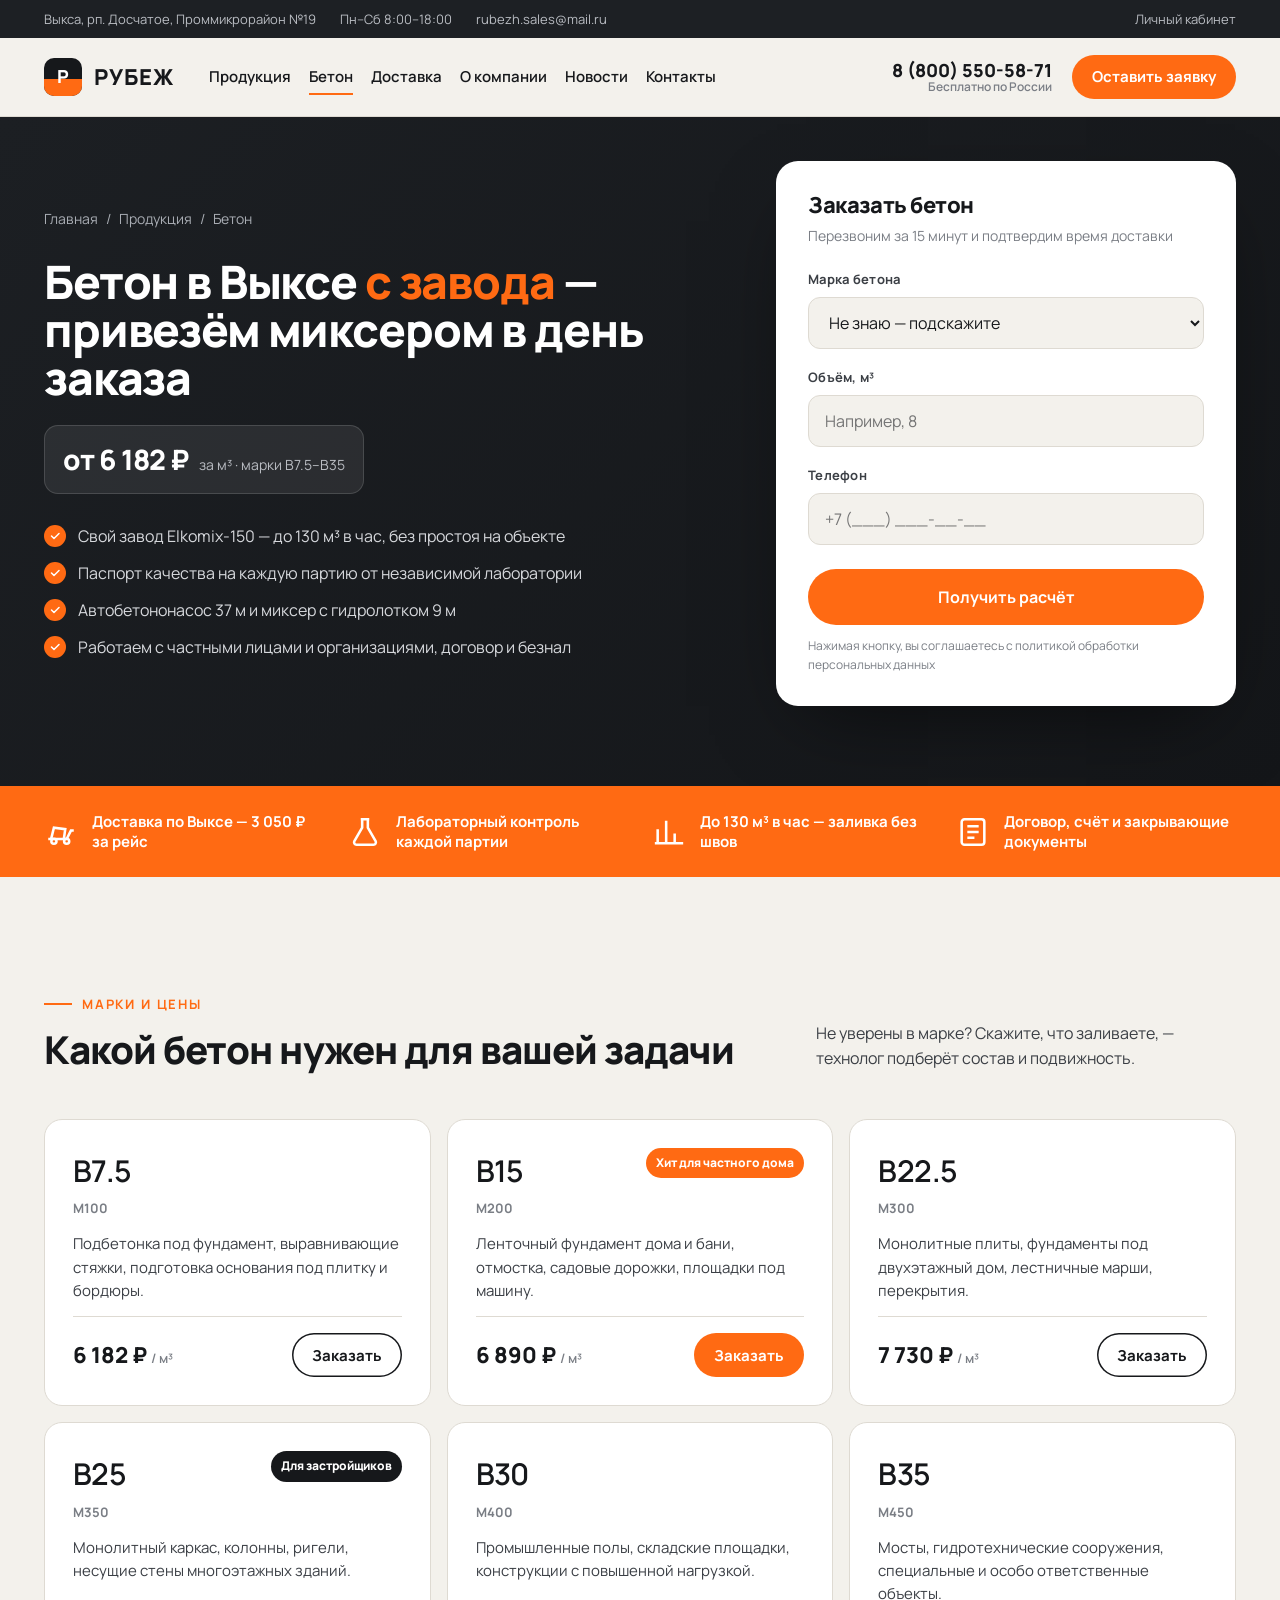
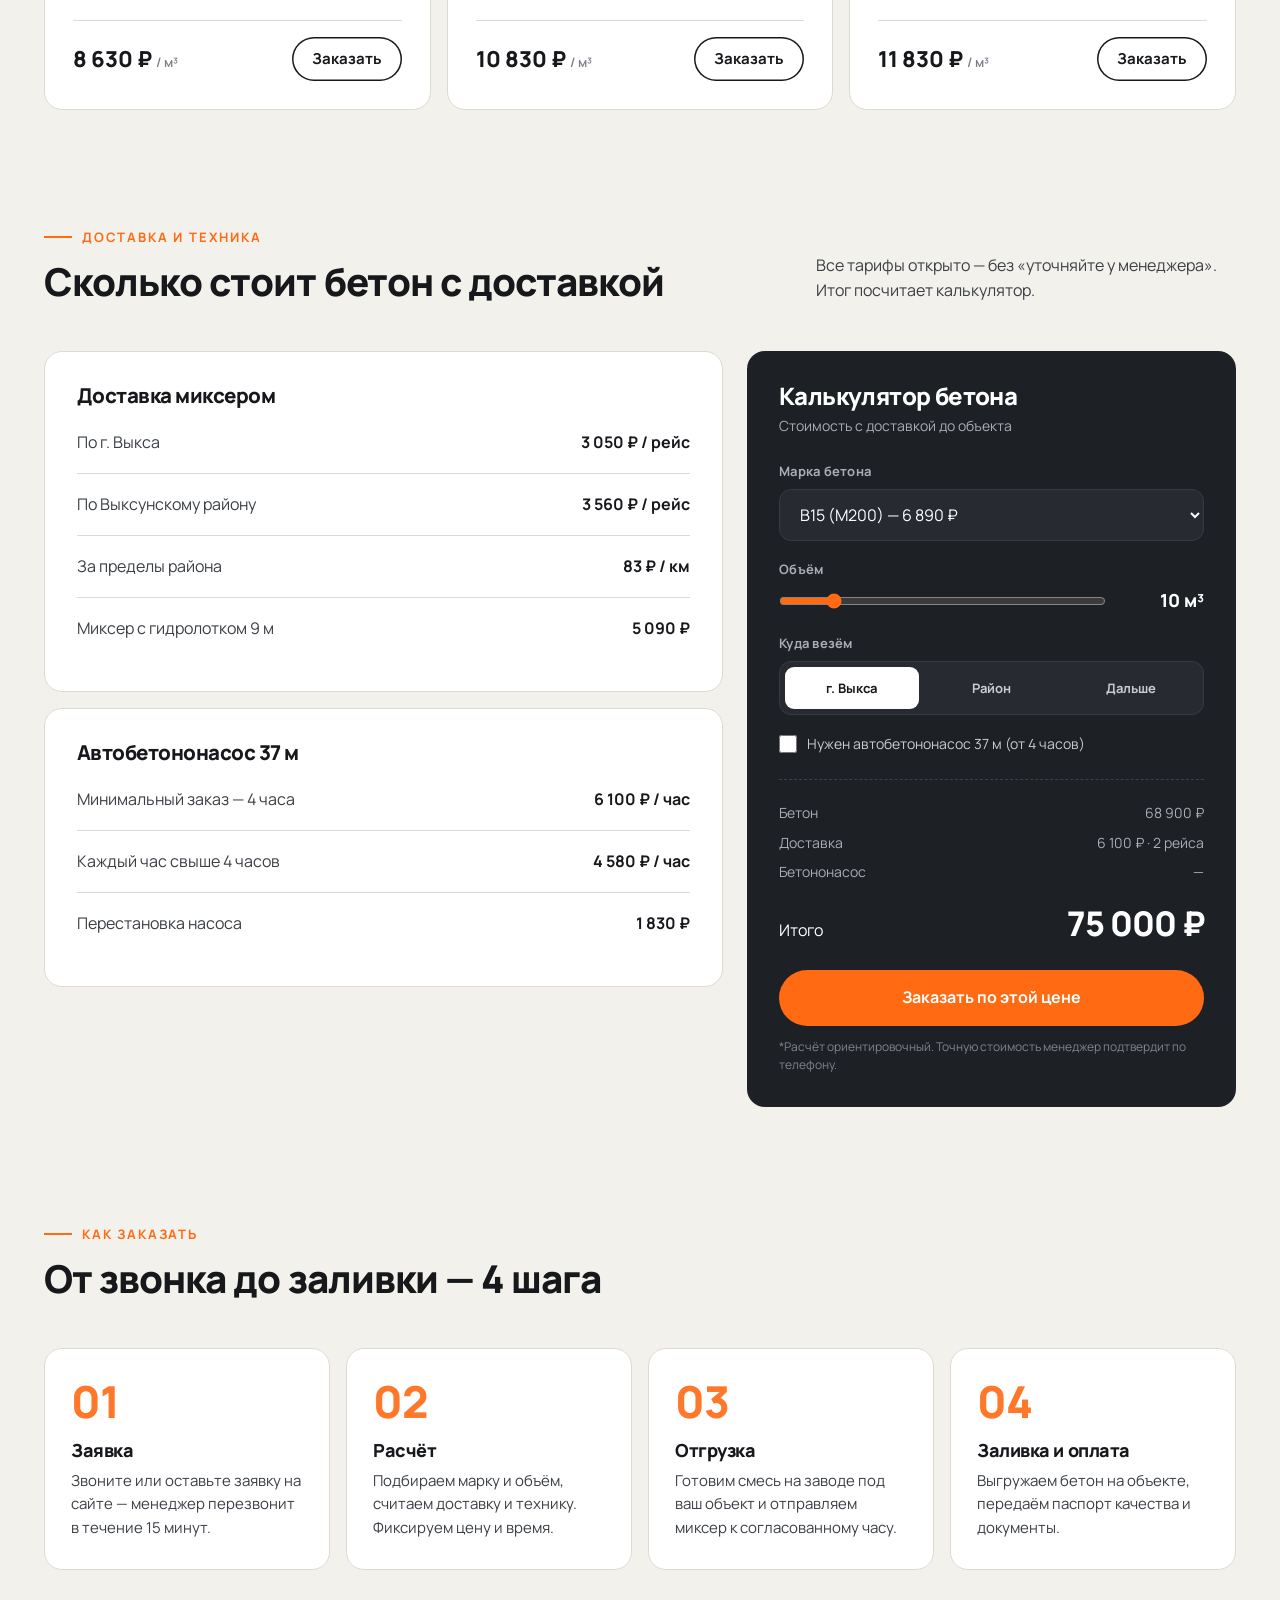
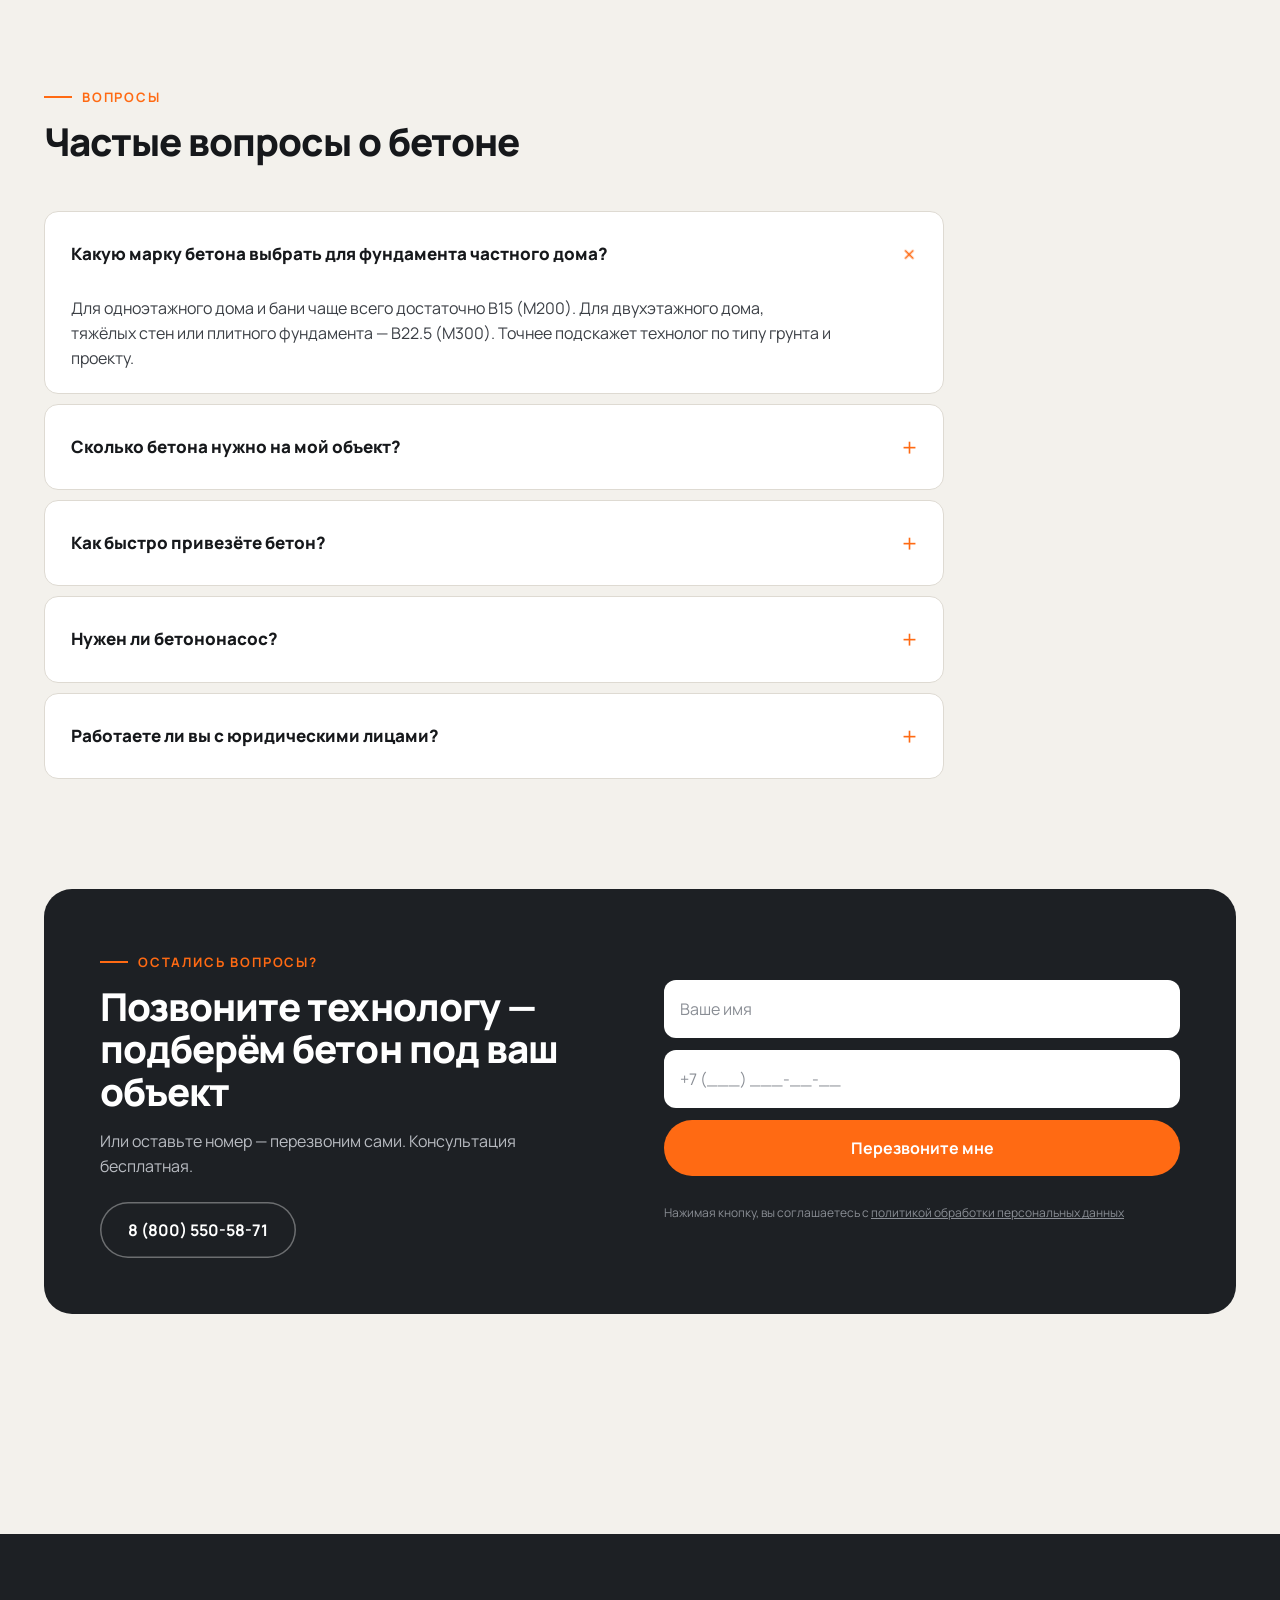
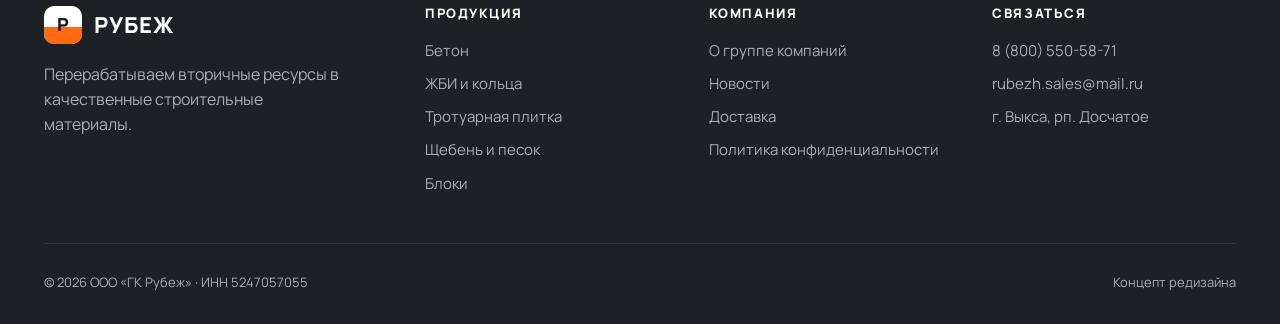
<file: beton.html>
<!doctype html>
<html lang="ru">
<head>
<meta charset="utf-8">
<meta name="viewport" content="width=device-width, initial-scale=1">
<title>Купить бетон в Выксе с доставкой — цена от 6 182 ₽/м³ | ГК «Рубеж»</title>
<meta name="description" content="Товарный бетон В7.5–В35 от завода в Выксе. Доставка миксером от 3 050 ₽, автобетононасос 37 м. Цены за м³, калькулятор, заказ по телефону 8 (800) 550-58-71">
<link rel="preconnect" href="https://fonts.googleapis.com">
<link rel="preconnect" href="https://fonts.gstatic.com" crossorigin>
<link href="https://fonts.googleapis.com/css2?family=Manrope:wght@400;500;600;700;800&display=swap" rel="stylesheet">
<style>
/* ====== РУБЕЖ — редизайн, макет ====== */
:root{
  --bg:#f3f1ec;
  --paper:#ffffff;
  --ink:#16181b;
  --ink-2:#3b3f45;
  --muted:#7a7e85;
  --line:#dedad2;
  --graphite:#1d2024;
  --graphite-2:#272b31;
  --accent:#ff6a13;
  --accent-dark:#e45700;
  --accent-soft:#fff0e6;
  --green:#2f7d4f;
  --radius:18px;
  --radius-sm:10px;
  --shadow:0 18px 50px -24px rgba(22,24,27,.35);
  --container:1240px;
  --head:"Unbounded",system-ui,sans-serif;
  --body:"Manrope",system-ui,sans-serif;
}
*{box-sizing:border-box;margin:0;padding:0}
html{scroll-behavior:smooth}
body{font-family:var(--body);background:var(--bg);color:var(--ink);font-size:16px;line-height:1.55;-webkit-font-smoothing:antialiased}
img{max-width:100%;display:block}
a{color:inherit;text-decoration:none}
button,input,select,textarea{font:inherit;color:inherit}
.container{max-width:var(--container);margin:0 auto;padding:0 24px}
h1,h2,h3,h4{font-family:var(--head);font-weight:600;line-height:1.1;letter-spacing:-.02em}
h1{font-size:clamp(30px,4.6vw,60px)}
h2{font-size:clamp(24px,3vw,40px)}
h3{font-size:clamp(18px,1.6vw,22px)}
.eyebrow{display:inline-flex;align-items:center;gap:10px;font-size:13px;font-weight:700;letter-spacing:.14em;text-transform:uppercase;color:var(--accent)}
.eyebrow::before{content:"";width:28px;height:2px;background:currentColor}
.section{padding:110px 0}
.section-head{display:flex;justify-content:space-between;align-items:flex-end;gap:32px;margin-bottom:48px;flex-wrap:wrap}
.section-head h2{max-width:720px;margin-top:14px}
.section-head p{max-width:420px;color:var(--ink-2)}
.muted{color:var(--muted)}

/* Buttons */
.btn{display:inline-flex;align-items:center;justify-content:center;gap:10px;height:56px;padding:0 28px;border-radius:999px;border:0;cursor:pointer;font-weight:700;font-size:16px;transition:.2s ease;white-space:nowrap}
.btn-accent{background:var(--accent);color:#fff}
.btn-accent:hover{background:var(--accent-dark);transform:translateY(-1px)}
.btn-ghost{background:transparent;color:#fff;box-shadow:inset 0 0 0 1.5px rgba(255,255,255,.35)}
.btn-ghost:hover{box-shadow:inset 0 0 0 1.5px #fff}
.btn-dark{background:var(--ink);color:#fff}
.btn-dark:hover{background:#000}
.btn-line{background:transparent;box-shadow:inset 0 0 0 1.5px var(--ink);color:var(--ink)}
.btn-line:hover{background:var(--ink);color:#fff}
.btn-sm{height:44px;padding:0 20px;font-size:15px}
.arrow{width:18px;height:18px}

/* Topbar + header */
.topbar{background:var(--graphite);color:#b9bcc2;font-size:13px}
.topbar .container{display:flex;justify-content:space-between;gap:16px;height:38px;align-items:center}
.topbar a:hover{color:#fff}
.topbar .tb-left{display:flex;gap:24px}
.header{position:sticky;top:0;z-index:50;background:rgba(243,241,236,.88);backdrop-filter:blur(14px);border-bottom:1px solid var(--line)}
.header .container{display:flex;align-items:center;gap:32px;height:78px}
.logo{display:flex;align-items:center;gap:12px;font-family:var(--head);font-weight:700;font-size:22px;letter-spacing:.04em}
.logo-mark{width:38px;height:38px;border-radius:10px;background:var(--ink);display:grid;place-items:center;position:relative;overflow:hidden}
.logo-mark::before{content:"";position:absolute;inset:auto 0 0 0;height:45%;background:var(--accent)}
.logo-mark span{position:relative;color:#fff;font-size:18px}
.logo small{display:block;font-family:var(--body);font-weight:600;font-size:11px;letter-spacing:.08em;color:var(--muted);text-transform:uppercase;margin-top:2px}
.nav{display:flex;gap:28px;margin-left:12px}
.nav a{font-weight:600;font-size:15px;position:relative;padding:6px 0}
.nav a::after{content:"";position:absolute;left:0;right:100%;bottom:0;height:2px;background:var(--accent);transition:.25s}
.nav a:hover::after,.nav a.active::after{right:0}
.header-right{margin-left:auto;display:flex;align-items:center;gap:20px}
.phone{font-weight:800;font-size:18px;line-height:1.1;text-align:right}
.phone small{display:block;font-weight:600;font-size:12px;color:var(--muted)}
.burger{display:none;width:46px;height:46px;border-radius:12px;border:1px solid var(--line);background:var(--paper);cursor:pointer;place-items:center}
.burger span,.burger span::before,.burger span::after{display:block;width:20px;height:2px;background:var(--ink);position:relative;transition:.2s}
.burger span::before,.burger span::after{content:"";position:absolute;left:0}
.burger span::before{top:-6px}.burger span::after{top:6px}
.mobile-menu{display:none}

/* Hero (home) */
.hero{position:relative;background:var(--graphite);color:#fff;overflow:hidden}
.hero-bg{position:absolute;inset:0;background:
  linear-gradient(100deg,rgba(17,19,22,.96) 0%,rgba(17,19,22,.82) 42%,rgba(17,19,22,.35) 100%),
  url("assets/img/zapushhen-v-rabotu-betonnyj-zavod-elkomix.jpg") 70% 60%/cover no-repeat,
  linear-gradient(135deg,#2a2e34,#14161a)}
.hero-grid{position:absolute;inset:0;background-image:linear-gradient(rgba(255,255,255,.04) 1px,transparent 1px),linear-gradient(90deg,rgba(255,255,255,.04) 1px,transparent 1px);background-size:64px 64px;mask-image:linear-gradient(90deg,#000 30%,transparent 80%)}
.hero .container{position:relative;padding-top:110px;padding-bottom:56px}
.hero h1{max-width:1000px;margin:22px 0 26px}
.hero h1 em{font-style:normal;color:var(--accent)}
.hero-lead{max-width:560px;font-size:19px;color:#cfd2d7}
.hero-cta{display:flex;gap:14px;margin-top:38px;flex-wrap:wrap}
.hero-tags{display:flex;gap:10px;flex-wrap:wrap;margin-top:34px}
.tag{font-size:13px;font-weight:600;padding:8px 14px;border-radius:999px;background:rgba(255,255,255,.08);border:1px solid rgba(255,255,255,.12)}
.hero-stats{position:relative;margin-top:90px;display:grid;grid-template-columns:repeat(4,1fr);border-top:1px solid rgba(255,255,255,.14)}
.stat{padding:28px 24px 8px 0}
.stat+.stat{padding-left:24px;border-left:1px solid rgba(255,255,255,.14)}
.stat b{display:block;font-family:var(--head);font-size:clamp(26px,3vw,40px);font-weight:600;letter-spacing:-.02em}
.stat b sup{font-size:.45em;color:var(--accent);margin-left:4px;vertical-align:top}
.stat span{display:block;margin-top:8px;color:#a9adb4;font-size:14px;max-width:230px}

/* Category grid */
.cats{display:grid;grid-template-columns:repeat(4,1fr);gap:16px}
.cat{position:relative;background:var(--paper);border-radius:var(--radius);padding:26px;min-height:220px;display:flex;flex-direction:column;justify-content:space-between;border:1px solid var(--line);transition:.25s;overflow:hidden}
.cat:hover{transform:translateY(-4px);box-shadow:var(--shadow);border-color:transparent}
.cat-ico{width:54px;height:54px;border-radius:14px;background:var(--accent-soft);display:grid;place-items:center;color:var(--accent)}
.cat-ico svg{width:28px;height:28px}
.cat h3{margin-top:22px}
.cat .from{font-size:14px;color:var(--muted);margin-top:6px}
.cat .from b{color:var(--ink)}
.cat .go{position:absolute;right:22px;top:22px;width:40px;height:40px;border-radius:50%;display:grid;place-items:center;background:var(--bg);transition:.25s}
.cat:hover .go{background:var(--accent);color:#fff;transform:rotate(-45deg)}
.cat.featured{grid-column:span 2;grid-row:span 2;background:var(--graphite);color:#fff;border:0;min-height:456px;background-image:linear-gradient(180deg,rgba(23,25,29,.15),rgba(23,25,29,.92)),url("assets/img/beton-default.jpg");background-size:cover;background-position:center}
.cat.featured h3{font-size:clamp(26px,2.6vw,36px)}
.cat.featured .from{color:#c9ccd1}
.cat.featured .from b{color:#fff}
.cat.featured .go{background:rgba(255,255,255,.15)}
.cat.featured .cat-ico{background:var(--accent);color:#fff}
.cat.featured p{max-width:380px;color:#c9ccd1;margin-top:12px}

/* Price table */
.price-wrap{display:grid;grid-template-columns:1.25fr .9fr;gap:24px;align-items:start}
.card{background:var(--paper);border-radius:var(--radius);border:1px solid var(--line);padding:32px}
.ptable{width:100%;border-collapse:collapse}
.ptable th{text-align:left;font-size:12px;letter-spacing:.1em;text-transform:uppercase;color:var(--muted);font-weight:700;padding:0 0 14px}
.ptable td{padding:18px 0;border-top:1px solid var(--line);vertical-align:middle}
.ptable .grade{font-family:var(--head);font-weight:600;font-size:18px}
.ptable .grade small{display:block;font-family:var(--body);font-size:13px;color:var(--muted);font-weight:600;margin-top:2px}
.ptable .use{color:var(--ink-2);font-size:14px;padding-right:16px}
.ptable .pr{font-weight:800;font-size:18px;white-space:nowrap;text-align:right}
.ptable .pr small{font-weight:600;color:var(--muted);font-size:13px}
.ptable tr:hover td{background:linear-gradient(90deg,transparent,var(--accent-soft) 40%,transparent)}

/* Calculator */
.calc{background:var(--graphite);color:#fff;border-radius:var(--radius);padding:32px;position:sticky;top:100px}
.calc h3{font-size:24px;margin-bottom:6px}
.calc .sub{color:#a9adb4;font-size:14px;margin-bottom:24px}
.field{margin-bottom:18px}
.field label{display:block;font-size:13px;font-weight:700;color:#a9adb4;margin-bottom:8px;letter-spacing:.02em}
.select,.input{width:100%;height:52px;border-radius:12px;background:var(--graphite-2);border:1px solid #363b42;padding:0 16px;color:#fff;outline:none;transition:.2s}
.select:focus,.input:focus{border-color:var(--accent)}
.range-row{display:flex;align-items:center;gap:14px}
.range-row input[type=range]{flex:1;accent-color:var(--accent)}
.range-val{min-width:84px;text-align:right;font-weight:800;font-size:18px}
.seg{display:grid;grid-template-columns:repeat(3,1fr);gap:6px;background:var(--graphite-2);padding:5px;border-radius:12px;border:1px solid #363b42}
.seg button{border:0;background:transparent;color:#c9ccd1;height:42px;border-radius:9px;cursor:pointer;font-weight:700;font-size:13px}
.seg button.on{background:#fff;color:var(--ink)}
.check{display:flex;align-items:center;gap:10px;font-size:14px;color:#c9ccd1;cursor:pointer;margin-top:4px}
.check input{accent-color:var(--accent);width:18px;height:18px}
.calc-total{margin-top:24px;padding-top:22px;border-top:1px dashed #3d424a}
.calc-total .row{display:flex;justify-content:space-between;font-size:14px;color:#a9adb4;margin-bottom:8px}
.calc-total .sum{display:flex;justify-content:space-between;align-items:baseline;margin:14px 0 20px}
.calc-total .sum b{font-family:var(--head);font-size:34px;font-weight:600;color:#fff}
.calc .note{font-size:12px;color:#80858d;margin-top:12px}

/* Features */
.features{display:grid;grid-template-columns:repeat(3,1fr);gap:16px}
.feature{background:var(--paper);border:1px solid var(--line);border-radius:var(--radius);padding:30px}
.feature .num{font-family:var(--head);font-size:13px;color:var(--accent);font-weight:600}
.feature h3{margin:18px 0 10px}
.feature p{color:var(--ink-2);font-size:15px}
.feature.dark{background:var(--accent);border:0;color:#fff}
.feature.dark .num{color:#fff;opacity:.7}
.feature.dark p{color:#fff;opacity:.9}

/* Eco band */
.eco>*{min-width:0}
.eco{background:var(--ink);color:#fff;border-radius:28px;padding:64px;display:grid;grid-template-columns:1.1fr 1fr;gap:48px;align-items:center;position:relative;overflow:hidden}
.eco::after{content:"";position:absolute;right:-120px;top:-120px;width:420px;height:420px;border-radius:50%;background:radial-gradient(circle,rgba(255,106,19,.35),transparent 70%)}
.eco h2{margin:16px 0 20px}
.eco p{color:#c0c3c9;max-width:520px}
.eco-num{position:relative;font-family:var(--head);font-size:clamp(56px,8vw,120px);font-weight:700;line-height:.9;letter-spacing:-.04em}
.eco-num span{display:block;font-family:var(--body);font-size:16px;font-weight:600;letter-spacing:0;color:#c0c3c9;margin-top:16px;max-width:340px;line-height:1.5}

/* Companies */
.companies{display:grid;grid-template-columns:repeat(3,1fr);gap:16px}
.company{background:var(--paper);border-radius:var(--radius);overflow:hidden;border:1px solid var(--line);display:flex;flex-direction:column}
.company-img{height:220px;background:#cfccc4 center/cover no-repeat;position:relative}
.company-img .since{position:absolute;left:18px;top:18px;background:#fff;border-radius:999px;padding:6px 14px;font-size:13px;font-weight:800}
.company-body{padding:26px;display:flex;flex-direction:column;gap:12px;flex:1}
.company-body p{color:var(--ink-2);font-size:15px}
.company-meta{margin-top:auto;padding-top:16px;border-top:1px solid var(--line);display:flex;justify-content:space-between;font-size:14px;color:var(--muted)}
.company-meta b{color:var(--ink)}

/* Lab band */
.lab{display:grid;grid-template-columns:auto 1fr auto;gap:32px;align-items:center;background:var(--accent-soft);border:1px solid #ffd9c2;border-radius:var(--radius);padding:32px 36px}
.lab-ico{width:72px;height:72px;border-radius:18px;background:var(--accent);display:grid;place-items:center;color:#fff}
.lab-ico svg{width:36px;height:36px}
.lab h3{margin-bottom:6px}
.lab p{color:var(--ink-2)}

/* News */
.news{display:grid;grid-template-columns:repeat(3,1fr);gap:16px}
.news-card{background:var(--paper);border-radius:var(--radius);overflow:hidden;border:1px solid var(--line);transition:.25s}
.news-card:hover{box-shadow:var(--shadow);transform:translateY(-3px)}
.news-img{aspect-ratio:16/10;background:#d5d2ca center/cover no-repeat}
.news-body{padding:22px 24px 26px}
.news-body time{font-size:13px;color:var(--muted);font-weight:600}
.news-body h3{font-family:var(--body);font-weight:800;font-size:18px;letter-spacing:0;line-height:1.35;margin-top:8px}

/* Lead form band */
.lead{background:var(--graphite);color:#fff;border-radius:28px;padding:56px;display:grid;grid-template-columns:1fr 1fr;gap:48px;align-items:center}
.lead p{color:#b9bcc2;margin-top:16px;max-width:460px}
.lead-form{display:grid;gap:12px}
.lead-form .input{background:#fff;color:var(--ink);border:0;height:58px}
.lead-form .input::placeholder{color:#8a8e95}
.lead-form .agree{font-size:12px;color:#8a8e95}
.lead-form .agree a{text-decoration:underline}
.form-ok{display:none;padding:18px;border-radius:12px;background:rgba(47,125,79,.2);border:1px solid rgba(47,125,79,.5);color:#bfe8cf;font-weight:600}

/* Contacts */
.contacts{display:grid;grid-template-columns:.9fr 1.1fr;gap:16px}
.contact-list{display:grid;gap:12px}
.contact-item{background:var(--paper);border:1px solid var(--line);border-radius:var(--radius);padding:22px 24px;display:flex;gap:16px;align-items:flex-start}
.contact-item .ci{width:44px;height:44px;flex:none;border-radius:12px;background:var(--accent-soft);color:var(--accent);display:grid;place-items:center}
.contact-item .ci svg{width:22px;height:22px}
.contact-item small{display:block;color:var(--muted);font-size:13px;font-weight:600}
.contact-item b{font-size:17px}
.map{border-radius:var(--radius);overflow:hidden;min-height:380px;border:1px solid var(--line);background:#ddd}
.map iframe{width:100%;height:100%;min-height:380px;border:0;display:block}

/* Footer */
.footer{background:var(--graphite);color:#a9adb4;padding:72px 0 32px;margin-top:110px}
.footer-top{display:grid;grid-template-columns:1.4fr 1fr 1fr 1fr;gap:40px;padding-bottom:48px;border-bottom:1px solid #30353c}
.footer .logo{color:#fff}
.footer .logo-mark{background:#fff}
.footer .logo-mark span{color:var(--ink)}
.footer h4{font-family:var(--body);font-size:13px;font-weight:800;letter-spacing:.12em;text-transform:uppercase;color:#fff;margin-bottom:18px}
.footer ul{list-style:none;display:grid;gap:10px;font-size:15px}
.footer a:hover{color:#fff}
.footer-bottom{display:flex;justify-content:space-between;gap:20px;padding-top:28px;font-size:13px;flex-wrap:wrap}

/* ===== Landing ===== */
.crumbs{display:flex;gap:8px;font-size:14px;color:#a9adb4;flex-wrap:wrap}
.crumbs a:hover{color:#fff}
.lhero{background:var(--graphite);color:#fff;position:relative;overflow:hidden}
.lhero-bg{position:absolute;inset:0;background:linear-gradient(90deg,rgba(17,19,22,.97) 0%,rgba(17,19,22,.85) 50%,rgba(17,19,22,.55) 100%),url("assets/img/beton-default.jpg") 65% center/cover no-repeat,linear-gradient(135deg,#2a2e34,#14161a)}
.lhero .container{position:relative;display:grid;grid-template-columns:1.25fr .85fr;gap:56px;padding-top:44px;padding-bottom:80px;align-items:center}
.lhero h1{font-size:clamp(28px,3.6vw,50px);margin:28px 0 22px}
.lhero h1 em{font-style:normal;color:var(--accent)}
.lhero .price-badge{display:inline-flex;align-items:baseline;gap:10px;background:rgba(255,255,255,.08);border:1px solid rgba(255,255,255,.14);padding:12px 18px;border-radius:14px}
.lhero .price-badge b{font-family:var(--head);font-size:28px;color:#fff}
.lhero .price-badge span{color:#b9bcc2;font-size:14px}
.ticks{list-style:none;display:grid;gap:12px;margin-top:30px}
.ticks li{display:flex;gap:12px;align-items:flex-start;color:#d6d8dc}
.ticks li::before{content:"";flex:none;width:22px;height:22px;border-radius:50%;margin-top:1px;background:var(--accent) url("data:image/svg+xml,%3Csvg xmlns='http://www.w3.org/2000/svg' viewBox='0 0 24 24' fill='none' stroke='white' stroke-width='3' stroke-linecap='round' stroke-linejoin='round'%3E%3Cpath d='M5 12l5 5L20 7'/%3E%3C/svg%3E") center/12px no-repeat}
.quick{background:#fff;color:var(--ink);border-radius:22px;padding:32px;box-shadow:0 30px 80px -30px rgba(0,0,0,.6)}
.quick h3{font-size:22px}
.quick .sub{color:var(--muted);font-size:14px;margin:8px 0 22px}
.quick .input,.quick .select{background:var(--bg);border:1px solid var(--line);color:var(--ink)}
.quick .field label{color:var(--ink-2)}
.quick .btn{width:100%;margin-top:6px}
.quick .agree{font-size:12px;color:var(--muted);margin-top:12px}
.quick .form-ok{color:var(--green);background:#e8f4ec;border-color:#bfe0cb}

.strip{background:var(--accent);color:#fff}
.strip .container{display:grid;grid-template-columns:repeat(4,1fr);gap:24px;padding-top:26px;padding-bottom:26px}
.strip div{display:flex;gap:14px;align-items:center;font-weight:700;font-size:15px;line-height:1.3}
.strip svg{width:34px;height:34px;flex:none}

.grades{display:grid;grid-template-columns:repeat(3,1fr);gap:16px}
.grade-card{background:var(--paper);border:1px solid var(--line);border-radius:var(--radius);padding:28px;display:flex;flex-direction:column;gap:14px;transition:.25s;position:relative}
.grade-card:hover{box-shadow:var(--shadow);border-color:transparent;transform:translateY(-3px)}
.grade-card .gtop{display:flex;justify-content:space-between;align-items:flex-start}
.grade-card .gname{font-family:var(--head);font-size:30px;font-weight:600;letter-spacing:-.02em}
.grade-card .gclass{font-size:13px;font-weight:700;color:var(--muted);margin-top:4px}
.grade-card .hit{background:var(--accent);color:#fff;font-size:12px;font-weight:800;padding:6px 10px;border-radius:999px}
.grade-card p{color:var(--ink-2);font-size:15px;flex:1}
.grade-card .gfoot{display:flex;justify-content:space-between;align-items:center;padding-top:16px;border-top:1px solid var(--line)}
.grade-card .gprice{font-weight:800;font-size:22px}
.grade-card .gprice small{font-size:13px;color:var(--muted);font-weight:600}

.delivery{display:grid;grid-template-columns:1fr 1fr;gap:16px}
.dlist{list-style:none}
.dlist li{display:flex;justify-content:space-between;gap:20px;padding:18px 0;border-top:1px solid var(--line)}
.dlist li:first-child{border-top:0;padding-top:4px}
.dlist li span{color:var(--ink-2)}
.dlist li b{white-space:nowrap}
.card h3{margin-bottom:20px}

.steps{display:grid;grid-template-columns:repeat(4,1fr);gap:16px;counter-reset:s}
.step{position:relative;padding:30px 26px;background:var(--paper);border:1px solid var(--line);border-radius:var(--radius)}
.step::before{counter-increment:s;content:"0" counter(s);font-family:var(--head);font-size:44px;font-weight:700;color:var(--accent);opacity:.9;display:block;margin-bottom:18px;line-height:1}
.step h3{font-size:18px;margin-bottom:8px}
.step p{color:var(--ink-2);font-size:15px}

.faq{display:grid;gap:10px;max-width:900px}
.faq details{background:var(--paper);border:1px solid var(--line);border-radius:14px;padding:0 26px}
.faq summary{list-style:none;cursor:pointer;padding:22px 0;font-weight:800;font-size:17px;display:flex;justify-content:space-between;gap:20px;align-items:center}
.faq summary::-webkit-details-marker{display:none}
.faq summary::after{content:"+";font-size:26px;font-weight:400;color:var(--accent);transition:.2s}
.faq details[open] summary::after{transform:rotate(45deg)}
.faq details p{padding:0 0 22px;color:var(--ink-2);max-width:760px}

.float-call{position:fixed;right:20px;bottom:20px;z-index:60;width:62px;height:62px;border-radius:50%;background:var(--accent);color:#fff;display:none;place-items:center;box-shadow:0 14px 34px -10px rgba(255,106,19,.8)}
.float-call svg{width:26px;height:26px}

/* Reveal */
.reveal{opacity:0;transform:translateY(24px);transition:opacity .7s ease,transform .7s ease}
.reveal.in{opacity:1;transform:none}

/* ===== Responsive ===== */
@media (max-width:1100px){
  .nav{display:none}
  .burger{display:grid}
  .header-right .btn{display:none}
  .cats{grid-template-columns:repeat(2,1fr)}
  .cat.featured{grid-column:span 2;grid-row:auto;min-height:340px}
  .price-wrap,.lhero .container,.lead,.eco,.contacts,.delivery{grid-template-columns:1fr}
  .calc{position:static}
  .features,.companies,.news,.grades{grid-template-columns:repeat(2,1fr)}
  .steps,.strip .container{grid-template-columns:repeat(2,1fr)}
  .footer-top{grid-template-columns:1fr 1fr}
  .mobile-menu.open{display:block;position:fixed;inset:78px 0 0;background:var(--bg);z-index:49;padding:24px;overflow:auto}
  .mobile-menu a{display:block;font-family:var(--head);font-size:24px;font-weight:600;padding:16px 0;border-bottom:1px solid var(--line)}
  .mobile-menu .btn{margin-top:24px;width:100%;font-family:var(--body);font-size:16px}
}
@media (max-width:720px){
  .section{padding:72px 0}
  .container{padding:0 16px}
  .topbar .tb-left a:not(:first-child){display:none}
  .header .container{height:68px;gap:12px}
  .mobile-menu.open{inset:68px 0 0}
  .phone{font-size:15px}
  .phone small{display:none}
  .logo small{display:none}
  .hero .container{padding-top:64px}
  .hero-stats{grid-template-columns:1fr 1fr;margin-top:56px}
  .stat{padding:20px 12px 14px 0}
  .stat+.stat{padding-left:12px}
  .stat:nth-child(3){border-left:0;padding-left:0}
  .stat:nth-child(n+3){border-top:1px solid rgba(255,255,255,.14)}
  .cats,.features,.companies,.news,.grades,.steps,.strip .container,.footer-top{grid-template-columns:1fr}
  .cat.featured{grid-column:auto}
  .card,.calc,.quick{padding:22px}
  .eco,.lead{padding:32px 22px;border-radius:22px}
  .lab{grid-template-columns:1fr;padding:24px}
  .ptable .use{display:none}
  .float-call{display:grid}
  .btn{height:52px}
}

/* fixes */
.nav{gap:22px}
.nav a,.phone{white-space:nowrap}
.header .container{gap:24px}
.eco-num{font-size:clamp(56px,7vw,104px);min-width:0;overflow-wrap:anywhere}
.eco-num small{font-size:.38em;color:var(--accent);margin-left:.15em;letter-spacing:0}
.eco-num span{white-space:normal}
@media (max-width:1280px){.header .logo small{display:none}.nav{gap:18px}}
@media (max-width:720px){.topbar{display:none}}

@media (max-width:400px){.logo{font-size:17px;gap:8px}.logo-mark{width:32px;height:32px}.phone{font-size:13px}.burger{width:40px;height:40px}.header .container{gap:8px}.header-right{gap:8px}}
.hero-bg::after{content:"";position:absolute;inset:0;background:linear-gradient(0deg,rgba(17,19,22,.95) 0%,rgba(17,19,22,.55) 30%,transparent 55%)}
@media (max-width:720px){
  .hero-bg::after{background:rgba(17,19,22,.55)}
  .lhero-bg{background-position:center,60% center,center!important}
  .cat{min-height:0;flex-direction:row;align-items:center;gap:16px;padding:18px 60px 18px 18px}
  .cat h3{margin-top:0}
  .cat .go{top:50%;transform:translateY(-50%);right:16px}
  .cat:hover .go{transform:translateY(-50%) rotate(-45deg)}
  .cat.featured{flex-direction:column;align-items:stretch;min-height:340px;padding:24px}
  .cat.featured .go{top:22px;transform:none}
  .hero-tags .tag:nth-child(n+3){display:none}
}
.lhero .price-badge{flex-wrap:wrap;row-gap:2px}.lhero .price-badge b{white-space:nowrap}

.lhero-bg{background:radial-gradient(800px 480px at 80% 30%,rgba(255,106,19,.16),transparent 60%),linear-gradient(135deg,#1f2328,#131518)!important}
.lhero-bg::after{content:"";position:absolute;inset:0;background-image:linear-gradient(rgba(255,255,255,.04) 1px,transparent 1px),linear-gradient(90deg,rgba(255,255,255,.04) 1px,transparent 1px);background-size:64px 64px;mask-image:linear-gradient(90deg,#000 10%,transparent 85%)}
.logo small{white-space:nowrap}

/* calm v5 */
:root{--head:"Manrope",system-ui,sans-serif}
h1,h2,h3,h4{font-weight:800;letter-spacing:-.025em}
h1{line-height:1.05}
.stat b,.eco-num,.gname,.calc-total .sum b,.step::before,.hero-chip b,.lhero .price-badge b{font-weight:800;letter-spacing:-.03em}
.stat b sup,.eco-num small{color:#8a8f97}
.logo{font-weight:800}
.lhero-bg{background:linear-gradient(135deg,#1c1f23,#141619)!important}
.lhero-bg::after{display:none}

/* mobile fixes v7 */
.mbar{display:none}
@media (max-width:720px){
  /* 1. price table: 2 columns, usage as subtitle under grade */
  .ptable th:nth-child(2),.ptable td.use{display:none}
  .ptable{table-layout:fixed}
  .ptable th:first-child{width:55%}
  .ptable .grade small{white-space:nowrap}
  /* 2. catalog cards: left aligned */
  .cat:not(.featured){justify-content:flex-start;text-align:left}
  .cat:not(.featured)>div:last-child{flex:1;min-width:0}
  /* 3. bottom action bar instead of floating button */
  .float-call{display:none!important}
  .mbar{display:grid;grid-template-columns:1fr 1fr;gap:8px;position:fixed;left:0;right:0;bottom:0;z-index:60;padding:10px 12px calc(10px + env(safe-area-inset-bottom));background:rgba(243,241,236,.94);backdrop-filter:blur(12px);border-top:1px solid var(--line)}
  .mbar .btn{height:48px;font-size:15px;padding:0 12px}
  .mbar svg{width:18px;height:18px}
  body{padding-bottom:76px}
  .footer{margin-top:72px}
  /* 4. "why us" as horizontal swipe slider */
  .features{display:flex;overflow-x:auto;scroll-snap-type:x mandatory;gap:12px;margin:0 -16px;padding:0 16px 8px;scrollbar-width:none;-webkit-overflow-scrolling:touch}
  .features::-webkit-scrollbar{display:none}
  .feature{flex:0 0 78%;scroll-snap-align:start;padding:24px}
  .feature h3{margin:12px 0 8px}
  .swipe-hint{display:flex}
}
.swipe-hint{display:none;align-items:center;gap:8px;margin-top:14px;font-size:13px;color:var(--muted);font-weight:600}

/* mobile menu v8 */
.mobile-menu .btn{display:flex;justify-content:center;border-bottom:0;font-weight:700}
.mm-contacts{margin-top:28px;display:grid;gap:6px;font-size:15px;color:var(--ink-2)}
.mobile-menu .mm-contacts a{font-family:var(--body);font-size:22px;font-weight:800;padding:0;border:0;color:var(--ink)}
.burger.open span{background:transparent}
.burger.open span::before{top:0;transform:rotate(45deg)}
.burger.open span::after{top:0;transform:rotate(-45deg)}
@media (max-width:720px){
  .mobile-menu .btn{display:none}
  .mobile-menu a{font-size:22px;padding:14px 0}
  .mobile-menu.open{padding:12px 20px 100px}
}
</style>
</head>
<body>

<div class="topbar">
  <div class="container">
    <div class="tb-left">
      <a href="index.html#contacts">Выкса, рп. Досчатое, Проммикрорайон №19</a>
      <span>Пн–Сб 8:00–18:00</span>
      <a href="mailto:rubezh.sales@mail.ru">rubezh.sales@mail.ru</a>
    </div>
    <a href="#">Личный кабинет</a>
  </div>
</div>

<header class="header">
  <div class="container">
    <a href="index.html" class="logo">
      <div class="logo-mark"><span>Р</span></div>
      <div>РУБЕЖ<small>Производитель с 2012 года</small></div>
    </a>
    <nav class="nav">
      <a href="index.html#catalog">Продукция</a>
      <a href="beton.html" class="active">Бетон</a>
      <a href="index.html#delivery">Доставка</a>
      <a href="index.html#about">О компании</a>
      <a href="index.html#news">Новости</a>
      <a href="index.html#contacts">Контакты</a>
    </nav>
    <div class="header-right">
      <a href="tel:88005505871" class="phone">8 (800) 550-58-71<small>Бесплатно по России</small></a>
      <a href="#order" class="btn btn-accent btn-sm">Оставить заявку</a>
      <button class="burger" aria-label="Меню"><span></span></button>
    </div>
  </div>
</header>
<div class="mobile-menu">
  <a href="index.html#catalog">Продукция</a>
  <a href="beton.html">Бетон</a>
  <a href="index.html#delivery">Доставка</a>
  <a href="index.html#about">О компании</a>
  <a href="index.html#news">Новости</a>
  <a href="index.html#contacts">Контакты</a>
  <a href="#order" class="btn btn-accent">Оставить заявку</a>
  <div class="mm-contacts"><a href="tel:88005505871">8 (800) 550-58-71</a><span>Пн–Сб 8:00–18:00 · rubezh.sales@mail.ru</span><span>Выкса, рп. Досчатое, Проммикрорайон №19</span></div>
</div>

<!-- LANDING HERO -->
<section class="lhero">
  <div class="lhero-bg"></div>
  <div class="container">
    <div>
      <div class="crumbs"><a href="index.html">Главная</a><span>/</span><a href="index.html#catalog">Продукция</a><span>/</span><span>Бетон</span></div>
      <h1>Бетон в Выксе <em>с&nbsp;завода</em> — привезём миксером в&nbsp;день заказа</h1>
      <div class="price-badge"><b>от 6 182 ₽</b><span>за м³ · марки В7.5–В35</span></div>
      <ul class="ticks">
        <li>Свой завод Elkomix-150 — до 130 м³ в час, без простоя на объекте</li>
        <li>Паспорт качества на каждую партию от независимой лаборатории</li>
        <li>Автобетононасос 37 м и миксер с гидролотком 9 м</li>
        <li>Работаем с частными лицами и организациями, договор и безнал</li>
      </ul>
    </div>
    <form class="quick" id="order" data-demo>
      <h3>Заказать бетон</h3>
      <p class="sub">Перезвоним за 15 минут и подтвердим время доставки</p>
      <div class="field">
        <label>Марка бетона</label>
        <select class="select">
          <option>Не знаю — подскажите</option>
          <option>В7.5 (М100)</option><option>В15 (М200)</option><option>В22.5 (М300)</option>
          <option>В25 (М350)</option><option>В30 (М400)</option><option>В35 (М450)</option>
        </select>
      </div>
      <div class="field"><label>Объём, м³</label><input class="input" type="number" min="1" placeholder="Например, 8"></div>
      <div class="field"><label>Телефон</label><input class="input" type="tel" placeholder="+7 (___) ___-__-__" required></div>
      <button class="btn btn-accent" type="submit">Получить расчёт</button>
      <p class="agree">Нажимая кнопку, вы соглашаетесь с политикой обработки персональных данных</p>
      <div class="form-ok">Заявка принята! Менеджер перезвонит в течение 15 минут.</div>
    </form>
  </div>
</section>

<div class="strip">
  <div class="container">
    <div><svg viewBox="0 0 24 24" fill="none" stroke="currentColor" stroke-width="1.8"><path d="M3 17h13l3-6h2"/><circle cx="7" cy="18.5" r="1.8"/><circle cx="16" cy="18.5" r="1.8"/><path d="M5 17l2-8 8 1-1 7"/></svg>Доставка по Выксе — 3 050 ₽ за рейс</div>
    <div><svg viewBox="0 0 24 24" fill="none" stroke="currentColor" stroke-width="1.8"><path d="M9 3h6M10 3v6L4.5 18.5A1.7 1.7 0 0 0 6 21h12a1.7 1.7 0 0 0 1.5-2.5L14 9V3"/></svg>Лабораторный контроль каждой партии</div>
    <div><svg viewBox="0 0 24 24" fill="none" stroke="currentColor" stroke-width="1.8"><path d="M4 20V10M10 20V4M16 20v-7M22 20H2"/></svg>До 130 м³ в час — заливка без швов</div>
    <div><svg viewBox="0 0 24 24" fill="none" stroke="currentColor" stroke-width="1.8"><rect x="4" y="3" width="16" height="18" rx="2"/><path d="M8 8h8M8 12h8M8 16h5"/></svg>Договор, счёт и закрывающие документы</div>
  </div>
</div>

<!-- GRADES -->
<section class="section">
  <div class="container">
    <div class="section-head reveal">
      <div><span class="eyebrow">Марки и цены</span><h2>Какой бетон нужен для вашей задачи</h2></div>
      <p>Не уверены в марке? Скажите, что заливаете, — технолог подберёт состав и подвижность.</p>
    </div>
    <div class="grades reveal">
      <div class="grade-card">
        <div class="gtop"><div><div class="gname">В7.5</div><div class="gclass">М100</div></div></div>
        <p>Подбетонка под фундамент, выравнивающие стяжки, подготовка основания под плитку и бордюры.</p>
        <div class="gfoot"><div class="gprice">6 182 ₽ <small>/ м³</small></div><a href="#order" class="btn btn-line btn-sm">Заказать</a></div>
      </div>
      <div class="grade-card">
        <div class="gtop"><div><div class="gname">В15</div><div class="gclass">М200</div></div><span class="hit">Хит для частного дома</span></div>
        <p>Ленточный фундамент дома и бани, отмостка, садовые дорожки, площадки под машину.</p>
        <div class="gfoot"><div class="gprice">6 890 ₽ <small>/ м³</small></div><a href="#order" class="btn btn-accent btn-sm">Заказать</a></div>
      </div>
      <div class="grade-card">
        <div class="gtop"><div><div class="gname">В22.5</div><div class="gclass">М300</div></div></div>
        <p>Монолитные плиты, фундаменты под двухэтажный дом, лестничные марши, перекрытия.</p>
        <div class="gfoot"><div class="gprice">7 730 ₽ <small>/ м³</small></div><a href="#order" class="btn btn-line btn-sm">Заказать</a></div>
      </div>
      <div class="grade-card">
        <div class="gtop"><div><div class="gname">В25</div><div class="gclass">М350</div></div><span class="hit" style="background:var(--ink)">Для застройщиков</span></div>
        <p>Монолитный каркас, колонны, ригели, несущие стены многоэтажных зданий.</p>
        <div class="gfoot"><div class="gprice">8 630 ₽ <small>/ м³</small></div><a href="#order" class="btn btn-line btn-sm">Заказать</a></div>
      </div>
      <div class="grade-card">
        <div class="gtop"><div><div class="gname">В30</div><div class="gclass">М400</div></div></div>
        <p>Промышленные полы, складские площадки, конструкции с повышенной нагрузкой.</p>
        <div class="gfoot"><div class="gprice">10 830 ₽ <small>/ м³</small></div><a href="#order" class="btn btn-line btn-sm">Заказать</a></div>
      </div>
      <div class="grade-card">
        <div class="gtop"><div><div class="gname">В35</div><div class="gclass">М450</div></div></div>
        <p>Мосты, гидротехнические сооружения, специальные и особо ответственные объекты.</p>
        <div class="gfoot"><div class="gprice">11 830 ₽ <small>/ м³</small></div><a href="#order" class="btn btn-line btn-sm">Заказать</a></div>
      </div>
    </div>
  </div>
</section>

<!-- DELIVERY + CALC -->
<section class="section" style="padding-top:0" id="delivery">
  <div class="container">
    <div class="section-head reveal">
      <div><span class="eyebrow">Доставка и техника</span><h2>Сколько стоит бетон с&nbsp;доставкой</h2></div>
      <p>Все тарифы открыто — без «уточняйте у менеджера». Итог посчитает калькулятор.</p>
    </div>
    <div class="price-wrap">
      <div style="display:grid;gap:16px">
        <div class="card reveal">
          <h3>Доставка миксером</h3>
          <ul class="dlist">
            <li><span>По г. Выкса</span><b>3 050 ₽ / рейс</b></li>
            <li><span>По Выксунскому району</span><b>3 560 ₽ / рейс</b></li>
            <li><span>За пределы района</span><b>83 ₽ / км</b></li>
            <li><span>Миксер с гидролотком 9 м</span><b>5 090 ₽</b></li>
          </ul>
        </div>
        <div class="card reveal">
          <h3>Автобетононасос 37 м</h3>
          <ul class="dlist">
            <li><span>Минимальный заказ — 4 часа</span><b>6 100 ₽ / час</b></li>
            <li><span>Каждый час свыше 4 часов</span><b>4 580 ₽ / час</b></li>
            <li><span>Перестановка насоса</span><b>1 830 ₽</b></li>
          </ul>
        </div>
      </div>
      <form class="calc reveal" data-calc onsubmit="return false">
        <h3>Калькулятор бетона</h3>
        <p class="sub">Стоимость с доставкой до объекта</p>
        <div class="field">
          <label>Марка бетона</label>
          <select class="select" name="grade">
            <option value="6182">В7.5 (М100) — 6 182 ₽</option>
            <option value="6890" selected>В15 (М200) — 6 890 ₽</option>
            <option value="7730">В22.5 (М300) — 7 730 ₽</option>
            <option value="8630">В25 (М350) — 8 630 ₽</option>
            <option value="10830">В30 (М400) — 10 830 ₽</option>
            <option value="11830">В35 (М450) — 11 830 ₽</option>
          </select>
        </div>
        <div class="field">
          <label>Объём</label>
          <div class="range-row"><input type="range" name="volume" min="1" max="60" value="10"><span class="range-val" data-vol>10 м³</span></div>
        </div>
        <div class="field">
          <label>Куда везём</label>
          <div class="seg">
            <button type="button" class="on" data-zone="city">г. Выкса</button>
            <button type="button" data-zone="district">Район</button>
            <button type="button" data-zone="far">Дальше</button>
          </div>
        </div>
        <div class="field" data-km-field style="display:none">
          <label>Расстояние от завода, км</label>
          <input class="input" type="number" name="km" value="60" min="1">
        </div>
        <label class="check"><input type="checkbox" name="pump"> Нужен автобетононасос 37 м (от 4 часов)</label>
        <div class="calc-total">
          <div class="row"><span>Бетон</span><span data-out="concrete"></span></div>
          <div class="row"><span>Доставка</span><span data-out="delivery"></span></div>
          <div class="row"><span>Бетононасос</span><span data-out="pump"></span></div>
          <div class="sum"><span>Итого</span><b data-out="total"></b></div>
          <a href="#order" class="btn btn-accent" style="width:100%">Заказать по этой цене</a>
          <p class="note">*Расчёт ориентировочный. Точную стоимость менеджер подтвердит по телефону.</p>
        </div>
      </form>
    </div>
  </div>
</section>

<!-- STEPS -->
<section class="section" style="padding-top:0">
  <div class="container">
    <div class="section-head reveal">
      <div><span class="eyebrow">Как заказать</span><h2>От звонка до заливки — 4&nbsp;шага</h2></div>
    </div>
    <div class="steps reveal">
      <div class="step"><h3>Заявка</h3><p>Звоните или оставьте заявку на сайте — менеджер перезвонит в течение 15 минут.</p></div>
      <div class="step"><h3>Расчёт</h3><p>Подбираем марку и объём, считаем доставку и технику. Фиксируем цену и время.</p></div>
      <div class="step"><h3>Отгрузка</h3><p>Готовим смесь на заводе под ваш объект и отправляем миксер к согласованному часу.</p></div>
      <div class="step"><h3>Заливка и оплата</h3><p>Выгружаем бетон на объекте, передаём паспорт качества и документы.</p></div>
    </div>
  </div>
</section>

<!-- FAQ -->
<section class="section" style="padding-top:0">
  <div class="container">
    <div class="section-head reveal">
      <div><span class="eyebrow">Вопросы</span><h2>Частые вопросы о бетоне</h2></div>
    </div>
    <div class="faq reveal">
      <details open><summary>Какую марку бетона выбрать для фундамента частного дома?</summary><p>Для одноэтажного дома и бани чаще всего достаточно В15 (М200). Для двухэтажного дома, тяжёлых стен или плитного фундамента — В22.5 (М300). Точнее подскажет технолог по типу грунта и проекту.</p></details>
      <details><summary>Сколько бетона нужно на мой объект?</summary><p>Умножьте длину, ширину и высоту заливки в метрах и добавьте 3–5% запаса на усадку и неровности основания. Если сомневаетесь — пришлите размеры или проект, посчитаем бесплатно.</p></details>
      <details><summary>Как быстро привезёте бетон?</summary><p>Ближайшее окно доставки менеджер назовёт при звонке. Время прибытия миксера согласуем заранее, чтобы бригада была готова к приёмке.</p></details>
      <details><summary>Нужен ли бетононасос?</summary><p>Насос нужен, если миксер не может подъехать ближе 9 метров к месту заливки или заливка идёт на высоте. В остальных случаях хватит миксера с гидролотком — это дешевле.</p></details>
      <details><summary>Работаете ли вы с юридическими лицами?</summary><p>Да. Заключаем договор поставки, выставляем счёт, предоставляем полный пакет закрывающих документов и паспорта качества на продукцию.</p></details>
    </div>
  </div>
</section>

<!-- LEAD -->
<section class="section" style="padding-top:0">
  <div class="container">
    <div class="lead reveal">
      <div>
        <span class="eyebrow">Остались вопросы?</span>
        <h2 style="margin-top:14px">Позвоните технологу — подберём бетон под ваш объект</h2>
        <p>Или оставьте номер — перезвоним сами. Консультация бесплатная.</p>
        <a href="tel:88005505871" class="btn btn-ghost" style="margin-top:24px">8 (800) 550-58-71</a>
      </div>
      <form class="lead-form" data-demo>
        <input class="input" type="text" placeholder="Ваше имя" required>
        <input class="input" type="tel" placeholder="+7 (___) ___-__-__" required>
        <button class="btn btn-accent" type="submit">Перезвоните мне</button>
        <p class="agree">Нажимая кнопку, вы соглашаетесь с <a href="#">политикой обработки персональных данных</a></p>
        <div class="form-ok">Спасибо! Перезвоним в течение 15 минут в рабочее время.</div>
      </form>
    </div>
  </div>
</section>

<footer class="footer">
  <div class="container">
    <div class="footer-top">
      <div>
        <a href="index.html" class="logo"><div class="logo-mark"><span>Р</span></div><div>РУБЕЖ</div></a>
        <p style="margin-top:18px;max-width:300px">Перерабатываем вторичные ресурсы в качественные строительные материалы.</p>
      </div>
      <div>
        <h4>Продукция</h4>
        <ul><li><a href="beton.html">Бетон</a></li><li><a href="#">ЖБИ и кольца</a></li><li><a href="#">Тротуарная плитка</a></li><li><a href="#">Щебень и песок</a></li><li><a href="#">Блоки</a></li></ul>
      </div>
      <div>
        <h4>Компания</h4>
        <ul><li><a href="#">О группе компаний</a></li><li><a href="#">Новости</a></li><li><a href="#">Доставка</a></li><li><a href="#">Политика конфиденциальности</a></li></ul>
      </div>
      <div>
        <h4>Связаться</h4>
        <ul><li><a href="tel:88005505871">8 (800) 550-58-71</a></li><li><a href="mailto:rubezh.sales@mail.ru">rubezh.sales@mail.ru</a></li><li>г. Выкса, рп. Досчатое</li></ul>
      </div>
    </div>
    <div class="footer-bottom">
      <span>© 2026 ООО «ГК Рубеж» · ИНН 5247057055</span>
      <span>Концепт редизайна</span>
    </div>
  </div>
</footer>

<div class="mbar"><a href="tel:88005505871" class="btn btn-dark"><svg viewBox="0 0 24 24" fill="none" stroke="currentColor" stroke-width="2"><path d="M22 16.9v3a2 2 0 0 1-2.2 2 19.8 19.8 0 0 1-8.6-3.1 19.5 19.5 0 0 1-6-6A19.8 19.8 0 0 1 2.1 4.2 2 2 0 0 1 4.1 2h3a2 2 0 0 1 2 1.7c.1.9.4 1.8.7 2.7a2 2 0 0 1-.5 2.1L8 9.8a16 16 0 0 0 6 6l1.3-1.3a2 2 0 0 1 2.1-.4c.9.3 1.8.6 2.7.7a2 2 0 0 1 1.7 2z"/></svg>Позвонить</a><a href="#order" class="btn btn-accent">Оставить заявку</a></div>
<a href="tel:88005505871" class="float-call" aria-label="Позвонить"><svg viewBox="0 0 24 24" fill="none" stroke="currentColor" stroke-width="2"><path d="M22 16.9v3a2 2 0 0 1-2.2 2 19.8 19.8 0 0 1-8.6-3.1 19.5 19.5 0 0 1-6-6A19.8 19.8 0 0 1 2.1 4.2 2 2 0 0 1 4.1 2h3a2 2 0 0 1 2 1.7c.1.9.4 1.8.7 2.7a2 2 0 0 1-.5 2.1L8 9.8a16 16 0 0 0 6 6l1.3-1.3a2 2 0 0 1 2.1-.4c.9.3 1.8.6 2.7.7a2 2 0 0 1 1.7 2z"/></svg></a>

<script>
// Мобильное меню
const burger = document.querySelector('.burger');
const mmenu = document.querySelector('.mobile-menu');
if (burger && mmenu) {
  burger.addEventListener('click', () => {
    mmenu.style.top = document.querySelector('.header').getBoundingClientRect().bottom + 'px';
    const open = mmenu.classList.toggle('open');
    burger.classList.toggle('open', open);
    document.body.style.overflow = open ? 'hidden' : '';
  });
  mmenu.querySelectorAll('a').forEach(a => a.addEventListener('click', () => { mmenu.classList.remove('open'); burger.classList.remove('open'); document.body.style.overflow = ''; }));
}

// Появление блоков при скролле
const io = new IntersectionObserver(entries => {
  entries.forEach(e => { if (e.isIntersecting) { e.target.classList.add('in'); io.unobserve(e.target); } });
}, { threshold: .12 });
document.querySelectorAll('.reveal').forEach(el => io.observe(el));

// Формы (демо — без отправки)
document.querySelectorAll('form[data-demo]').forEach(f => {
  f.addEventListener('submit', e => {
    e.preventDefault();
    const ok = f.querySelector('.form-ok');
    if (ok) { ok.style.display = 'block'; }
    f.querySelectorAll('input,select,button').forEach(el => el.disabled = true);
  });
});

// Маска телефона (простая)
document.querySelectorAll('input[type=tel]').forEach(inp => {
  inp.addEventListener('input', () => {
    let d = inp.value.replace(/\D/g, '').replace(/^[78]/, '').slice(0, 10);
    let r = '+7';
    if (d.length) r += ' (' + d.slice(0, 3);
    if (d.length >= 3) r += ') ' + d.slice(3, 6);
    if (d.length >= 6) r += '-' + d.slice(6, 8);
    if (d.length >= 8) r += '-' + d.slice(8, 10);
    inp.value = r;
  });
});

// Калькулятор бетона
const calc = document.querySelector('[data-calc]');
if (calc) {
  const grade = calc.querySelector('[name=grade]');
  const vol = calc.querySelector('[name=volume]');
  const volOut = calc.querySelector('[data-vol]');
  const pump = calc.querySelector('[name=pump]');
  const zoneBtns = calc.querySelectorAll('[data-zone]');
  const km = calc.querySelector('[name=km]');
  const kmField = calc.querySelector('[data-km-field]');
  const out = {
    concrete: calc.querySelector('[data-out=concrete]'),
    delivery: calc.querySelector('[data-out=delivery]'),
    pump: calc.querySelector('[data-out=pump]'),
    total: calc.querySelector('[data-out=total]'),
  };
  const MIXER = 7; // м³ в одном рейсе — уточнить у заказчика
  let zone = 'city';
  const fmt = n => n.toLocaleString('ru-RU') + ' ₽';

  function recalc() {
    const v = +vol.value;
    volOut.textContent = v + ' м³';
    const price = +grade.value;
    const trips = Math.ceil(v / MIXER);
    let perTrip = zone === 'city' ? 3050 : zone === 'district' ? 3560 : 83 * (+km.value || 0);
    const concrete = price * v;
    const delivery = perTrip * trips;
    const pumpCost = pump.checked ? 6100 * 4 : 0;
    out.concrete.textContent = fmt(concrete);
    out.delivery.textContent = fmt(delivery) + ' · ' + trips + ' рейс' + (trips === 1 ? '' : trips < 5 ? 'а' : 'ов');
    out.pump.textContent = pump.checked ? fmt(pumpCost) : '—';
    out.total.textContent = fmt(concrete + delivery + pumpCost);
  }
  zoneBtns.forEach(b => b.addEventListener('click', () => {
    zoneBtns.forEach(x => x.classList.remove('on'));
    b.classList.add('on');
    zone = b.dataset.zone;
    kmField.style.display = zone === 'far' ? 'block' : 'none';
    recalc();
  }));
  [grade, vol, pump, km].forEach(el => el && el.addEventListener('input', recalc));
  recalc();
}

</script>
</body>
</html>
</file>
